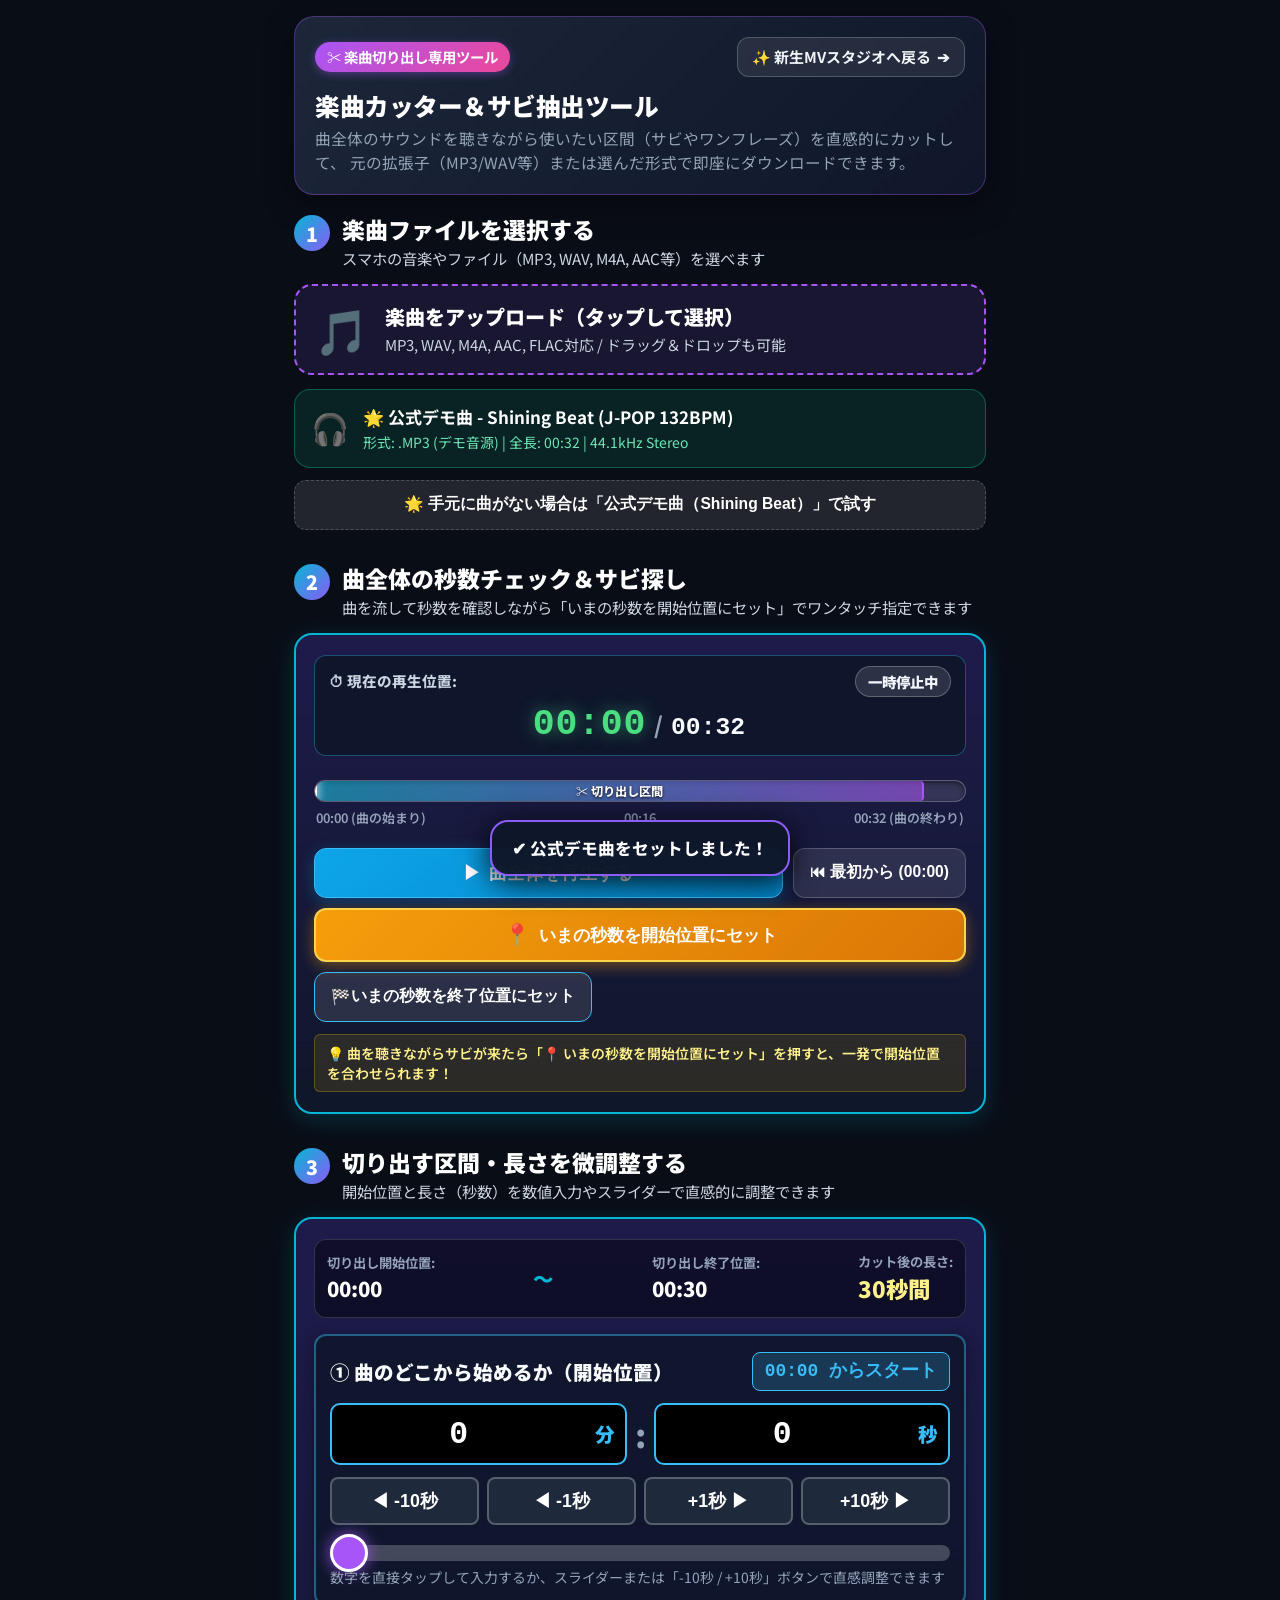
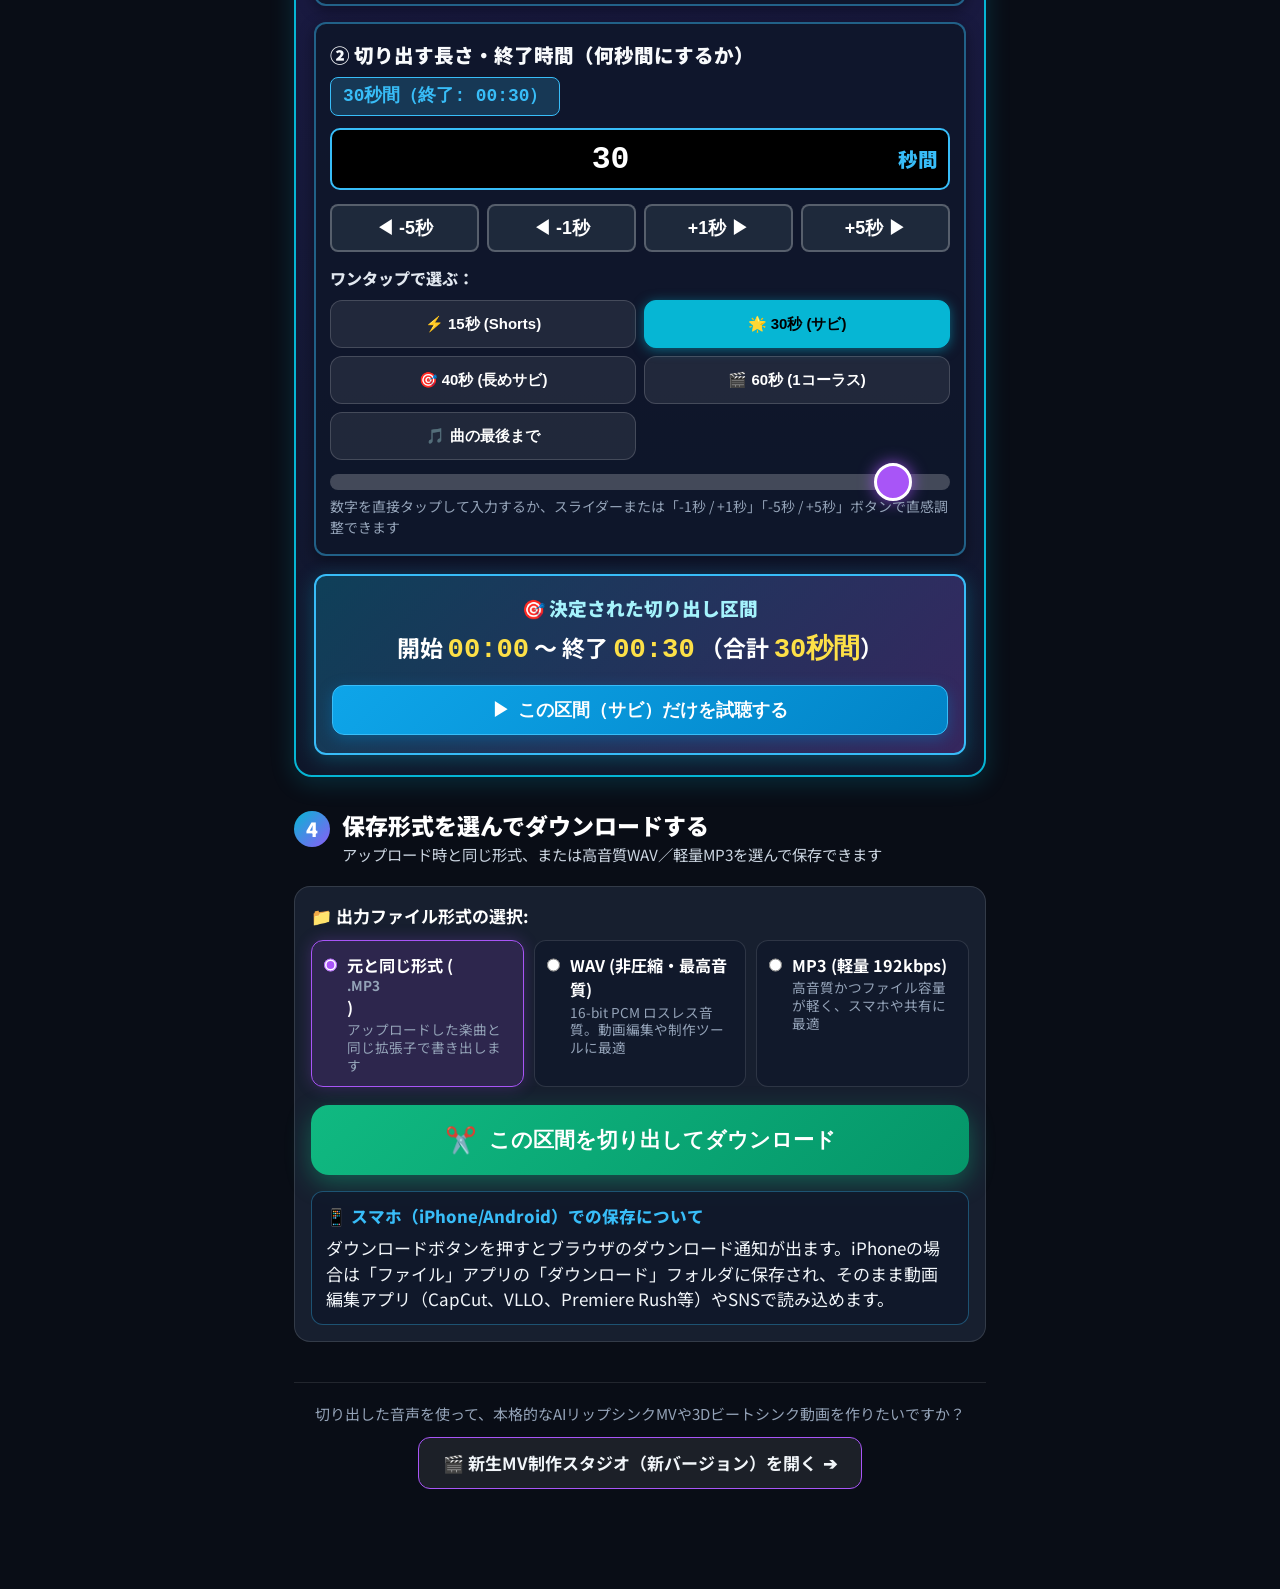
<file: audio-cutter.html>
<!DOCTYPE html>
<html lang="ja">
<head>
  <meta charset="UTF-8">
  <meta name="viewport" content="width=device-width, initial-scale=1.0, maximum-scale=5.0, user-scalable=yes, viewport-fit=cover">
  <meta name="apple-mobile-web-app-capable" content="yes">
  <meta name="apple-mobile-web-app-status-bar-style" content="black-translucent">
  <meta name="apple-mobile-web-app-title" content="音声カッター">
  <meta name="theme-color" content="#090d16">
  <title>楽曲カッター＆トリマー - 曲の長さを決めてカット音声をダウンロード</title>
  <link rel="stylesheet" href="style.css?v=20261019_131">
  <link rel="preconnect" href="https://fonts.googleapis.com">
  <link rel="preconnect" href="https://fonts.gstatic.com" crossorigin>
  <link href="https://fonts.googleapis.com/css2?family=Noto+Sans+JP:wght@500;700;900&display=swap" rel="stylesheet">
  <style>
    /* Specific styling for standalone audio cutter tool */
    .cutter-container {
      max-width: 720px;
      margin: 0 auto;
      padding: 16px 14px 100px 14px;
    }
    .tool-header-card {
      background: linear-gradient(135deg, rgba(30, 41, 59, 0.95), rgba(15, 23, 42, 0.98));
      border: 1px solid rgba(168, 85, 247, 0.35);
      border-radius: 20px;
      padding: 20px;
      margin-bottom: 20px;
      box-shadow: 0 10px 30px rgba(0, 0, 0, 0.4);
    }
    .tool-header-top {
      display: flex;
      justify-content: space-between;
      align-items: center;
      margin-bottom: 12px;
      flex-wrap: wrap;
      gap: 10px;
    }
    .tool-badge {
      display: inline-flex;
      align-items: center;
      gap: 6px;
      background: linear-gradient(135deg, #a855f7, #ec4899);
      color: #fff;
      font-size: 0.85rem;
      font-weight: 700;
      padding: 4px 12px;
      border-radius: 9999px;
      box-shadow: 0 2px 8px rgba(168, 85, 247, 0.4);
    }
    .switch-studio-link {
      display: inline-flex;
      align-items: center;
      gap: 6px;
      background: rgba(255, 255, 255, 0.08);
      border: 1px solid rgba(255, 255, 255, 0.2);
      color: #f1f5f9;
      font-size: 0.88rem;
      font-weight: 700;
      padding: 8px 14px;
      border-radius: 12px;
      text-decoration: none;
      transition: all 0.2s ease;
    }
    .switch-studio-link:hover, .switch-studio-link:active {
      background: rgba(236, 72, 153, 0.25);
      border-color: #ec4899;
      transform: translateY(-1px);
    }
    .tool-title {
      font-size: 1.45rem;
      font-weight: 900;
      color: #fff;
      margin: 0 0 6px 0;
      line-height: 1.3;
      letter-spacing: -0.02em;
    }
    .tool-sub {
      font-size: 0.92rem;
      color: #94a3b8;
      margin: 0;
      line-height: 1.5;
    }
    /* Format selection card */
    .export-format-card {
      background: rgba(30, 41, 59, 0.7);
      border: 1px solid rgba(255, 255, 255, 0.12);
      border-radius: 16px;
      padding: 16px;
      margin-top: 20px;
    }
    .format-options-grid {
      display: grid;
      grid-template-columns: repeat(auto-fit, minmax(180px, 1fr));
      gap: 10px;
      margin-top: 12px;
    }
    .format-option-label {
      display: flex;
      align-items: flex-start;
      gap: 10px;
      background: rgba(15, 23, 42, 0.65);
      border: 1.5px solid rgba(255, 255, 255, 0.12);
      padding: 12px;
      border-radius: 12px;
      cursor: pointer;
      transition: all 0.2s ease;
    }
    .format-option-label:has(input:checked) {
      border-color: #a855f7;
      background: rgba(168, 85, 247, 0.15);
      box-shadow: 0 0 15px rgba(168, 85, 247, 0.25);
    }
    .format-option-label input[type="radio"] {
      margin-top: 3px;
      accent-color: #a855f7;
      width: 18px;
      height: 18px;
    }
    .format-option-text strong {
      display: block;
      color: #fff;
      font-size: 0.95rem;
      margin-bottom: 2px;
    }
    .format-option-text span {
      display: block;
      color: #94a3b8;
      font-size: 0.8rem;
      line-height: 1.3;
    }
    .download-giant-btn {
      width: 100%;
      background: linear-gradient(135deg, #10b981, #059669);
      color: #fff;
      border: none;
      border-radius: 18px;
      padding: 20px 16px;
      font-size: 1.25rem;
      font-weight: 900;
      display: flex;
      align-items: center;
      justify-content: center;
      gap: 12px;
      cursor: pointer;
      box-shadow: 0 8px 25px rgba(16, 185, 129, 0.4);
      transition: all 0.2s cubic-bezier(0.4, 0, 0.2, 1);
      margin-top: 18px;
    }
    .download-giant-btn:active {
      transform: scale(0.98);
      box-shadow: 0 4px 15px rgba(16, 185, 129, 0.3);
    }
    .download-giant-btn:disabled {
      opacity: 0.6;
      cursor: not-allowed;
      filter: grayscale(0.5);
    }
    .progress-box {
      margin-top: 14px;
      background: rgba(15, 23, 42, 0.8);
      border: 1px solid rgba(16, 185, 129, 0.3);
      border-radius: 12px;
      padding: 12px 14px;
    }
    .progress-bar-track {
      background: rgba(255, 255, 255, 0.1);
      height: 10px;
      border-radius: 9999px;
      overflow: hidden;
      margin-top: 8px;
    }
    .progress-bar-fill {
      background: linear-gradient(90deg, #10b981, #34d399);
      height: 100%;
      width: 0%;
      transition: width 0.15s ease;
    }
    .loaded-file-card {
      background: rgba(16, 185, 129, 0.12);
      border: 1.5px solid rgba(16, 185, 129, 0.4);
      border-radius: 16px;
      padding: 14px 16px;
      margin-top: 14px;
      display: flex;
      align-items: center;
      gap: 14px;
    }
    .loaded-file-icon {
      font-size: 1.8rem;
    }
    .loaded-file-info {
      flex: 1;
      min-width: 0;
    }
    .loaded-file-name {
      color: #fff;
      font-weight: 700;
      font-size: 1rem;
      white-space: nowrap;
      overflow: hidden;
      text-overflow: ellipsis;
      margin-bottom: 3px;
    }
    .loaded-file-meta {
      color: #6ee7b7;
      font-size: 0.82rem;
    }
    .dragover {
      border-color: #a855f7 !important;
      background: rgba(168, 85, 247, 0.15) !important;
    }
  </style>
</head>
<body style="background-color: #090d16; color: #f1f5f9; font-family: 'Noto Sans JP', sans-serif;">

  <div class="cutter-container">

    <!-- Header Navigation & Title -->
    <header class="tool-header-card">
      <div class="tool-header-top">
        <span class="tool-badge">✂️ 楽曲切り出し専用ツール</span>
        <a href="index.html" class="switch-studio-link">
          <span>✨ 新生MVスタジオへ戻る</span>
          <span>➔</span>
        </a>
      </div>
      <h1 class="tool-title">楽曲カッター＆サビ抽出ツール</h1>
      <p class="tool-sub">
        曲全体のサウンドを聴きながら使いたい区間（サビやワンフレーズ）を直感的にカットして、
        元の拡張子（MP3/WAV等）または選んだ形式で即座にダウンロードできます。
      </p>
    </header>

    <!-- STEP 1: 楽曲をアップロード -->
    <section class="large-section">
      <div class="section-title-wrap">
        <span class="step-badge highlight-badge">1</span>
        <div>
          <h2 class="section-title">楽曲ファイルを選択する</h2>
          <p class="section-sub">スマホの音楽やファイル（MP3, WAV, M4A, AAC等）を選べます</p>
        </div>
      </div>

      <!-- Upload card -->
      <label for="audioFileInput" class="giant-action-card audio-upload-card" id="audioUploadCard" role="button" tabindex="0">
        <span class="action-card-icon">🎵</span>
        <div class="action-card-text">
          <strong id="audioUploadTitle">楽曲をアップロード（タップして選択）</strong>
          <span id="audioUploadHint">MP3, WAV, M4A, AAC, FLAC対応 / ドラッグ＆ドロップも可能</span>
        </div>
      </label>
      <input type="file" id="audioFileInput" accept="audio/*,.mp3,.wav,.m4a,.aac,.flac,.ogg" class="sr-only-input">

      <!-- Loaded Banner -->
      <div id="fileLoadedBanner" class="loaded-file-card hidden">
        <span class="loaded-file-icon">🎧</span>
        <div class="loaded-file-info">
          <div id="loadedFileName" class="loaded-file-name">読み込み完了</div>
          <div id="loadedFileMeta" class="loaded-file-meta">形式: MP3 | 00:00</div>
        </div>
      </div>

      <!-- Quick Demo Song Button -->
      <div style="margin-top: 12px; text-align: center;">
        <button id="loadDemoBtn" type="button" class="btn-sub-action" style="width: 100%; border-style: dashed;">
          <span>🌟 手元に曲がない場合は「公式デモ曲（Shining Beat）」で試す</span>
        </button>
      </div>
    </section>

    <!-- STEP 2: 曲全体の秒数チェック＆サビ探し -->
    <section class="large-section" style="margin-top: 24px;">
      <div class="section-title-wrap">
        <span class="step-badge highlight-badge">2</span>
        <div>
          <h2 class="section-title">曲全体の秒数チェック＆サビ探し</h2>
          <p class="section-sub">曲を流して秒数を確認しながら「いまの秒数を開始位置にセット」でワンタッチ指定できます</p>
        </div>
      </div>

      <div class="trimmer-card">
        <!-- リアルタイム秒数ディスプレイ（1段目: ラベル＋再生状態バッジ / 2段目: 秒数と曲全体の時間・重なりゼロ＆縦揺れゼロ固定） -->
        <div class="current-time-large-display">
          <div class="time-display-top-row">
            <span class="time-label">⏱ 現在の再生位置:</span>
            <div id="fullPlayerStatusBadge" class="player-status-badge">一時停止中</div>
          </div>
          <div class="time-readout-wrap">
            <span id="fullPlayerCurrentTime" class="time-counter-big">00:00</span>
            <span class="time-slash">/</span>
            <span id="fullPlayerTotalTime" class="time-counter-total">00:30</span>
          </div>
        </div>

        <!-- タイムライン・波形トラック -->
        <div class="timeline-visual-container">
          <div class="timeline-track" id="timelineTrack">
            <!-- 選択中の動画区間ハイライト帯 -->
            <div class="timeline-selection-range" id="timelineSelectionRange">
              <span class="selection-range-label">✂️ 切り出し区間</span>
            </div>
            <!-- 現在の再生位置インジケーター（再生針） -->
            <div class="timeline-playhead" id="timelinePlayhead"></div>
          </div>
          <input type="range" id="fullSongSeekSlider" class="timeline-seek-slider" min="0" max="30" value="0" step="0.5" aria-label="曲全体の再生位置をシーク">
          <div class="timeline-labels">
            <span>00:00 (曲の始まり)</span>
            <span id="timelineMidLabel">00:15</span>
            <span id="timelineEndLabel">00:30 (曲の終わり)</span>
          </div>
        </div>

        <!-- 再生操作＆ワンタップ頭出しボタン群 -->
        <div class="full-player-controls-row">
          <button id="fullPlayToggleBtn" class="giant-btn giant-play-inline-btn" type="button">
            <span id="fullPlayIcon">▶</span>
            <span id="fullPlayLabel">曲全体を再生する</span>
          </button>

          <button id="fullPlayRewindBtn" class="btn-sub-action" type="button" title="曲の最初に戻る">
            <span>⏮ 最初から (00:00)</span>
          </button>

          <button id="setStartFromCurrentBtn" class="btn-start-sync-action" type="button">
            <span class="btn-icon">📍</span>
            <span>いまの秒数を開始位置にセット</span>
          </button>

          <button id="setEndFromCurrentBtn" class="btn-sub-action" type="button" style="border-color: #38bdf8;">
            <span class="btn-icon">🏁</span>
            <span>いまの秒数を終了位置にセット</span>
          </button>
        </div>
        <div class="preview-helper-text">💡 曲を聴きながらサビが来たら「📍 いまの秒数を開始位置にセット」を押すと、一発で開始位置を合わせられます！</div>
      </div>
    </section>

    <!-- STEP 3: 区間・長さの調整 -->
    <section class="large-section" style="margin-top: 24px;">
      <div class="section-title-wrap">
        <span class="step-badge highlight-badge">3</span>
        <div>
          <h2 class="section-title">切り出す区間・長さを微調整する</h2>
          <p class="section-sub">開始位置と長さ（秒数）を数値入力やスライダーで直感的に調整できます</p>
        </div>
      </div>

      <div class="trimmer-card">
        <!-- 区間ステータスボックス -->
        <div class="trimmer-status-box">
          <div class="trim-stat">
            <span class="stat-label">切り出し開始位置:</span>
            <strong id="trimStartReadout" class="stat-val">00:00</strong>
          </div>
          <div class="trim-arrow">〜</div>
          <div class="trim-stat">
            <span class="stat-label">切り出し終了位置:</span>
            <strong id="trimEndReadout" class="stat-val">00:30</strong>
          </div>
          <div class="trim-stat total">
            <span class="stat-label">カット後の長さ:</span>
            <strong id="trimDurationReadout" class="stat-val highlight">30秒間</strong>
          </div>
        </div>

        <!-- ① 開始位置 直接入力 ＆ 微調整 -->
        <div class="trim-direct-input-card">
          <div class="input-card-header">
            <span class="input-card-title">① 曲のどこから始めるか（開始位置）</span>
            <span class="input-card-badge" id="startPosBadge">00:00 からスタート</span>
          </div>

          <div class="min-sec-input-row">
            <div class="time-input-group">
              <input type="number" id="trimStartMinInput" class="time-num-input" min="0" max="59" value="0" inputmode="numeric" aria-label="開始位置（分）">
              <span class="time-unit">分</span>
            </div>
            <span class="time-colon">:</span>
            <div class="time-input-group">
              <input type="number" id="trimStartSecInput" class="time-num-input" min="0" max="59" value="0" inputmode="numeric" aria-label="開始位置（秒）">
              <span class="time-unit">秒</span>
            </div>
          </div>

          <!-- 微調整ボタン -->
          <div class="stepper-buttons-row">
            <button type="button" class="stepper-btn" id="startMinus10Btn">◀ -10秒</button>
            <button type="button" class="stepper-btn" id="startMinus1Btn">◀ -1秒</button>
            <button type="button" class="stepper-btn" id="startPlus1Btn">+1秒 ▶</button>
            <button type="button" class="stepper-btn" id="startPlus10Btn">+10秒 ▶</button>
          </div>

          <input type="range" id="trimStartSlider" class="super-fat-slider" min="0" max="300" value="0" step="1" aria-label="開始秒数スライダー">
          <div class="slider-subtext">数字を直接タップして入力するか、スライダーまたは「-10秒 / +10秒」ボタンで直感調整できます</div>
        </div>

        <!-- ② 長さ・終了時間 直接入力 ＆ 微調整 -->
        <div class="trim-direct-input-card" style="margin-top: 16px;">
          <div class="input-card-header">
            <span class="input-card-title">② 切り出す長さ・終了時間（何秒間にするか）</span>
            <span class="input-card-badge" id="durationBadge">30秒間</span>
          </div>

          <div class="duration-input-row">
            <div class="time-input-group">
              <input type="number" id="trimDurationInput" class="time-num-input" min="1" max="600" value="30" inputmode="numeric" aria-label="切り出す長さ（秒間）">
              <span class="time-unit">秒間</span>
            </div>
          </div>

          <!-- 終了時間・長さの微調整ボタン -->
          <div class="stepper-buttons-row">
            <button type="button" class="stepper-btn" id="durMinus5Btn">◀ -5秒</button>
            <button type="button" class="stepper-btn" id="durMinus1Btn">◀ -1秒</button>
            <button type="button" class="stepper-btn" id="durPlus1Btn">+1秒 ▶</button>
            <button type="button" class="stepper-btn" id="durPlus5Btn">+5秒 ▶</button>
          </div>

          <!-- ワンタッププリセットボタン -->
          <div class="trim-presets-title">ワンタップで選ぶ：</div>
          <div class="trim-presets-row">
            <button class="trim-preset-chip" data-dur="15">⚡ 15秒 (Shorts)</button>
            <button class="trim-preset-chip active" data-dur="30">🌟 30秒 (サビ)</button>
            <button class="trim-preset-chip" data-dur="40">🎯 40秒 (長めサビ)</button>
            <button class="trim-preset-chip" data-dur="60">🎬 60秒 (1コーラス)</button>
            <button class="trim-preset-chip" data-dur="full">🎵 曲の最後まで</button>
          </div>

          <input type="range" id="trimDurationSlider" class="super-fat-slider" min="1" max="600" value="30" step="1" aria-label="切り出す長さスライダー" style="margin-top: 14px;">
          <div class="slider-subtext">数字を直接タップして入力するか、スライダーまたは「-1秒 / +1秒」「-5秒 / +5秒」ボタンで直感調整できます</div>
        </div>

        <!-- 決定された区間の確認 ＆ 試聴ボタン -->
        <div class="trim-confirm-card" style="margin-top: 18px;">
          <div class="confirm-title">🎯 決定された切り出し区間</div>
          <div class="confirm-detail" id="trimConfirmDetail">
            開始 <strong id="confirmStartTxt">00:00</strong> 〜 終了 <strong id="confirmEndTxt">00:30</strong> （合計 <strong id="confirmDurTxt">30秒間</strong>）
          </div>
          <button id="previewTrimBtn" class="giant-btn giant-play-inline-btn" type="button" style="margin-top: 14px; width: 100%;">
            <span id="previewTrimIcon">▶</span>
            <span id="previewTrimLabel">この区間（サビ）だけを試聴する</span>
          </button>
        </div>
      </div>
    </section>

    <!-- STEP 4: 保存形式を選んでダウンロード -->
    <section class="large-section" style="margin-top: 24px;">
      <div class="section-title-wrap">
        <span class="step-badge highlight-badge">4</span>
        <div>
          <h2 class="section-title">保存形式を選んでダウンロードする</h2>
          <p class="section-sub">アップロード時と同じ形式、または高音質WAV／軽量MP3を選んで保存できます</p>
        </div>
      </div>

      <div class="export-format-card">
        <span style="font-weight: 700; color: #fff; font-size: 1rem;">📁 出力ファイル形式の選択:</span>

        <div class="format-options-grid">
          <label class="format-option-label">
            <input type="radio" name="exportFormat" value="original" checked>
            <div class="format-option-text">
              <strong>元と同じ形式 (<span id="formatOriginalExtBadge">.MP3</span>)</strong>
              <span>アップロードした楽曲と同じ拡張子で書き出します</span>
            </div>
          </label>

          <label class="format-option-label">
            <input type="radio" name="exportFormat" value="wav">
            <div class="format-option-text">
              <strong>WAV (非圧縮・最高音質)</strong>
              <span>16-bit PCM ロスレス音質。動画編集や制作ツールに最適</span>
            </div>
          </label>

          <label class="format-option-label">
            <input type="radio" name="exportFormat" value="mp3">
            <div class="format-option-text">
              <strong>MP3 (軽量 192kbps)</strong>
              <span>高音質かつファイル容量が軽く、スマホや共有に最適</span>
            </div>
          </label>
        </div>

        <!-- 巨大ダウンロードボタン -->
        <button id="downloadTrimmedBtn" class="download-giant-btn" type="button">
          <span style="font-size: 1.5rem;">✂️</span>
          <span>この区間を切り出してダウンロード</span>
        </button>

        <!-- 進捗ボックス -->
        <div id="downloadProgressBox" class="progress-box hidden">
          <div id="downloadProgressText" style="color: #6ee7b7; font-weight: 700; font-size: 0.9rem;">切り出しデータを生成中...</div>
          <div class="progress-bar-track">
            <div id="downloadProgressBar" class="progress-bar-fill"></div>
          </div>
        </div>

        <!-- スマホ保存ヒント -->
        <div class="export-storage-hint" style="margin-top: 16px;">
          <div class="hint-title">📱 スマホ（iPhone/Android）での保存について</div>
          <div class="hint-desc">
            ダウンロードボタンを押すとブラウザのダウンロード通知が出ます。iPhoneの場合は「ファイル」アプリの「ダウンロード」フォルダに保存され、そのまま動画編集アプリ（CapCut、VLLO、Premiere Rush等）やSNSで読み込めます。
          </div>
        </div>
      </div>
    </section>

    <!-- フッター・MVスタジオへのリンク -->
    <footer style="margin-top: 40px; text-align: center; padding-top: 20px; border-top: 1px solid rgba(255, 255, 255, 0.1);">
      <p style="color: #94a3b8; font-size: 0.88rem; margin-bottom: 12px;">
        切り出した音声を使って、本格的なAIリップシンクMVや3Dビートシンク動画を作りたいですか？
      </p>
      <a href="index.html" class="switch-studio-link" style="display: inline-flex; padding: 12px 24px; font-size: 1rem; border-color: #a855f7;">
        <span>🎬 新生MV制作スタジオ（新バージョン）を開く</span>
        <span>➔</span>
      </a>
    </footer>

  </div>

  <!-- Audio Complete & Save Modal (iPhone & Mobile Accessible) -->
  <div id="audioCompleteModal" class="modal-overlay hidden" role="dialog" aria-modal="true" aria-labelledby="audioCompleteModalTitle">
    <div class="modal-card">
      <div class="modal-header" style="background: linear-gradient(135deg, rgba(16, 185, 129, 0.35), rgba(139, 92, 246, 0.3)); border-bottom: 1.5px solid rgba(110, 231, 183, 0.3);">
        <div class="modal-title-group">
          <span class="modal-sparkle-icon">✂️</span>
          <h3 id="audioCompleteModalTitle" class="modal-title">カット音声を切り出しました！</h3>
        </div>
        <button id="closeAudioModalBtn" class="modal-close-icon" aria-label="閉じる">✕</button>
      </div>

      <div class="modal-body">
        <!-- Audio Cut Info Card -->
        <div style="background: rgba(15, 23, 42, 0.85); border: 1.5px solid rgba(110, 231, 183, 0.35); border-radius: 14px; padding: 14px 16px;">
          <div style="display: flex; align-items: center; justify-content: space-between; margin-bottom: 6px; gap: 8px;">
            <span id="modalAudioFileName" style="font-weight: 800; color: #fff; font-size: 0.95rem; word-break: break-all;">audio_cut.mp3</span>
            <span id="modalAudioFormatBadge" style="background: rgba(16, 185, 129, 0.25); color: #6ee7b7; border: 1px solid #10b981; border-radius: 6px; padding: 2px 8px; font-size: 0.78rem; font-weight: 700; flex-shrink: 0;">MP3</span>
          </div>
          <div id="modalAudioMeta" style="font-size: 0.84rem; color: #94a3b8;">
            区間: 00:00 〜 00:30 (30秒間)
          </div>
        </div>

        <!-- Audio Preview Player -->
        <div style="background: #0f172a; border-radius: 12px; padding: 12px; border: 1px solid rgba(255, 255, 255, 0.1);">
          <div style="font-size: 0.82rem; color: #cbd5e1; margin-bottom: 8px; font-weight: 700; display: flex; align-items: center; gap: 6px;">
            <span>🎧</span>
            <span>切り出した音声を今すぐ試聴:</span>
          </div>
          <audio id="modalAudioPreview" controls playsinline preload="auto" style="width: 100%; height: 44px; border-radius: 8px; outline: none;"></audio>
        </div>

        <!-- Lyrics Card Preview (Pattern A) -->
        <div id="modalLyricsCard" style="background: rgba(139, 92, 246, 0.12); border: 1.5px solid rgba(167, 139, 250, 0.35); border-radius: 14px; padding: 12px 14px; margin-top: 10px;">
          <div style="display: flex; align-items: center; justify-content: space-between; margin-bottom: 8px;">
            <div style="display: flex; align-items: center; gap: 6px;">
              <span style="font-size: 1.1rem;">📝</span>
              <strong style="color: #c4b5fd; font-size: 0.88rem;">切り出し区間の歌詞（テキスト）</strong>
            </div>
            <button id="copyLyricsBtn" type="button" style="background: rgba(139, 92, 246, 0.35); border: 1px solid #a78bfa; color: #fff; padding: 4px 10px; border-radius: 6px; font-size: 0.78rem; font-weight: 700; cursor: pointer;">📋 歌詞をコピー</button>
          </div>
          <div id="modalLyricsPreview" style="background: #0f172a; border-radius: 8px; padding: 10px; font-size: 0.82rem; color: #e2e8f0; line-height: 1.6; max-height: 110px; overflow-y: auto; white-space: pre-wrap; font-family: monospace;"></div>
        </div>

        <div class="modal-actions-list">
          <!-- Save to iPhone / Share Sheet Button -->
          <button id="audioShareBtn" class="giant-save-photos-btn" type="button" style="background: linear-gradient(135deg, #10b981, #06b6d4); border-color: #34d399; box-shadow: 0 6px 20px rgba(16, 185, 129, 0.35);">
            <span class="btn-icon" style="font-size: 1.6rem;">📱</span>
            <div class="btn-text-col">
              <strong style="font-size: 1.05rem;">音声＆歌詞をスマホに保存 / 共有</strong>
              <span style="font-size: 0.82rem;">「"ファイル"に保存」でMP3と歌詞テキスト（.txt）を同時に保存</span>
            </div>
          </button>

          <!-- Direct Download Grid -->
          <div style="display: grid; grid-template-columns: 1fr 1fr; gap: 10px; width: 100%;">
            <!-- Direct Audio Download Button -->
            <button id="audioDirectDownloadBtn" class="giant-download-file-btn" type="button" style="padding: 12px 10px; justify-content: center;">
              <span class="btn-icon" style="font-size: 1.3rem;">⬇️</span>
              <div class="btn-text-col" style="text-align: left;">
                <strong style="font-size: 0.88rem;">MP3を保存</strong>
                <span style="font-size: 0.74rem;">音声ファイル</span>
              </div>
            </button>

            <!-- Direct Lyrics Download Button -->
            <button id="lyricsDirectDownloadBtn" class="giant-download-file-btn" type="button" style="padding: 12px 10px; justify-content: center; border-color: rgba(167, 139, 250, 0.4); background: rgba(30, 27, 75, 0.6);">
              <span class="btn-icon" style="font-size: 1.3rem;">📝</span>
              <div class="btn-text-col" style="text-align: left;">
                <strong style="font-size: 0.88rem; color: #c4b5fd;">歌詞を保存</strong>
                <span style="font-size: 0.74rem;">.txt テキスト</span>
              </div>
            </button>
          </div>

          <!-- Direct link fallback -->
          <a id="modalAudioDownloadLink" class="modal-link-fallback" href="#" target="_blank" rel="noopener">↗️ 音声を新しいタブで開く・長押し保存</a>
        </div>

        <!-- Step-by-step guidance for iPhone -->
        <div class="save-guidance-card">
          <div class="guidance-head">
            <span>📱</span>
            <strong>iPhoneをお使いの方へ</strong>
          </div>
          <div class="guidance-step">
            <span class="step-num" style="background: #10b981;">1</span>
            <div>
              <strong>iPhone本体に保存したい時：</strong>
              <p>上の【音声＆歌詞をスマホに保存 / 共有】をタップし、メニュー一覧から<strong>「"ファイル"に保存」</strong>を選択してください（MP3と歌詞テキストが同時に保存されます）。</p>
            </div>
          </div>
          <div class="guidance-step">
            <span class="step-num" style="background: #10b981;">2</span>
            <div>
              <strong>外部アプリ（CapCut・SNS・GarageBand等）で使う時：</strong>
              <p>同じメニューから直接動画編集アプリやメッセージに送ることも可能です。また上の「📋 歌詞をコピー」でテロップ用テキストをすぐ貼り付けられます。</p>
            </div>
          </div>
        </div>
      </div>

      <div class="modal-footer">
        <button id="closeAudioModalBottomBtn" class="modal-btn-sub" type="button">
          <span>切り出し操作画面に戻る</span>
        </button>
      </div>
    </div>
  </div>

  <!-- Toast notification -->
  <div id="toast" class="toast"></div>

  <!-- LameJS for client-side MP3 encoding -->
  <script src="lame.min.js"></script>
  <!-- Presets data for demo songs and lyrics -->
  <script src="presets.js?v=20261013_13"></script>
  <!-- Standalone Audio Cutter Logic -->
  <script src="audio-cutter.js?v=20261013_14"></script>
</body>
</html>
</file>
<file: style.css>
/* GrooveSync MV Studio - Fullscreen Accessible & Large Text Stylesheet */

:root {
  --bg-primary: #0a0e17;
  --bg-surface: #111827;
  --bg-card: #1e293b;
  --bg-card-active: #2e1065;

  --accent-primary: #8b5cf6;
  --accent-pink: #ec4899;
  --accent-cyan: #06b6d4;
  --accent-amber: #f59e0b;
  --accent-green: #10b981;
  --accent-red: #ef4444;

  --text-main: #ffffff;
  --text-sub: #cbd5e1;
  --text-muted: #94a3b8;

  --border-subtle: rgba(255, 255, 255, 0.16);
  --border-active: #a855f7;

  --radius-sm: 12px;
  --radius-md: 18px;
  --radius-lg: 24px;
  --radius-full: 9999px;
}

* {
  box-sizing: border-box;
  margin: 0;
  padding: 0;
  -webkit-tap-highlight-color: transparent;
}

html, body {
  background-color: var(--bg-primary);
  color: var(--text-main);
  font-family: 'Noto Sans JP', -apple-system, BlinkMacSystemFont, sans-serif;
  font-size: 17px;
  line-height: 1.5;
  -webkit-text-size-adjust: 100%;
  width: 100%;
  max-width: 100vw;
  overflow-x: hidden;
  position: relative;
}

.app-root {
  min-height: 100vh;
  min-height: 100dvh;
  width: 100%;
  max-width: 580px;
  margin: 0 auto;
  position: relative;
  background-color: var(--bg-primary);
  overflow-x: hidden;
}

.hidden,
[hidden] {
  display: none !important;
}

/* ==========================================================================
   Top Screen Mode Switcher (操作画面 ⇔ MV映像)
   ========================================================================== */
.top-mode-header {
  position: sticky;
  top: 0;
  z-index: 100;
  background: rgba(10, 14, 23, 0.98);
  backdrop-filter: blur(20px);
  -webkit-backdrop-filter: blur(20px);
  border-bottom: 2px solid var(--border-subtle);
  padding-top: max(10px, calc(6px + env(safe-area-inset-top, 0px)));
  padding-bottom: 10px;
  padding-left: max(12px, env(safe-area-inset-left, 12px));
  padding-right: max(12px, env(safe-area-inset-right, 12px));
  width: 100%;
  box-sizing: border-box;
}

.mode-switch-container {
  display: flex;
  gap: 10px;
  background: #111827;
  padding: 6px;
  border-radius: var(--radius-md);
  border: 1.5px solid var(--border-subtle);
}

.main-mode-btn {
  flex: 1;
  min-height: 60px;
  display: flex;
  align-items: center;
  justify-content: center;
  gap: 10px;
  background: transparent;
  border: none;
  border-radius: var(--radius-sm);
  color: var(--text-muted);
  cursor: pointer;
  transition: all 0.2s ease;
  padding: 6px 10px;
  user-select: none;
}

.main-mode-btn:active {
  transform: scale(0.96);
}

.main-mode-btn.pulse-anim {
  animation: tabPulse 0.35s ease;
}

@keyframes tabPulse {
  0% { transform: scale(1); }
  50% { transform: scale(0.96); background: rgba(168, 85, 247, 0.3); }
  100% { transform: scale(1); }
}

.main-mode-btn.active {
  background: linear-gradient(135deg, #7c3aed, #a855f7);
  color: #ffffff;
  box-shadow: 0 4px 16px rgba(168, 85, 247, 0.45);
}

.mode-btn-icon {
  font-size: 1.8rem;
  line-height: 1;
}

.mode-btn-text {
  display: flex;
  flex-direction: column;
  text-align: left;
}

.mode-btn-text strong {
  font-size: 1.15rem;
  font-weight: 900;
  line-height: 1.2;
}

.mode-btn-text span {
  font-size: 0.78rem;
  font-weight: 700;
  opacity: 0.95;
}

/* Accessibility Bar: 大画面・特大文字切り替え ＆ 最新版リロードボタン */
.header-accessibility-bar {
  margin-top: 4px;
  display: grid;
  grid-template-columns: 1fr 1fr;
  gap: 8px;
  width: 100%;
}

.app-reload-btn {
  width: 100%;
  min-width: 0;
  min-height: 48px;
  display: flex;
  align-items: center;
  justify-content: center;
  gap: 6px;
  background: linear-gradient(135deg, #10b981, #059669);
  border: 2px solid #6ee7b7;
  border-radius: var(--radius-sm);
  color: #ffffff;
  font-size: 0.95rem;
  font-weight: 800;
  cursor: pointer;
  transition: all 0.2s ease;
  padding: 8px 8px;
  box-shadow: 0 4px 12px rgba(16, 185, 129, 0.35);
  white-space: nowrap;
  overflow: hidden;
  text-overflow: ellipsis;
}

.app-reload-btn:active {
  transform: scale(0.96);
  background: #047857;
}

.reload-icon {
  font-size: 1.15rem;
  flex-shrink: 0;
}

.zoom-toggle-btn {
  grid-column: 1 / -1;
  width: 100%;
  min-width: 0;
  min-height: 48px;
  display: flex;
  align-items: center;
  justify-content: center;
  gap: 8px;
  background: #1e293b;
  border: 2px solid #38bdf8;
  border-radius: var(--radius-sm);
  color: #ffffff;
  font-size: 1.02rem;
  font-weight: 800;
  cursor: pointer;
  transition: all 0.2s ease;
  padding: 8px 12px;
}

.zoom-toggle-btn:active {
  transform: scale(0.97);
}

.zoom-toggle-btn.active {
  background: linear-gradient(135deg, #0284c7, #0369a1);
  border-color: #fef08a;
  box-shadow: 0 0 16px rgba(56, 189, 248, 0.55);
}

.zoom-icon {
  font-size: 1.35rem;
}

.zoom-status-badge {
  background: rgba(255, 255, 255, 0.2);
  font-size: 0.82rem;
  font-weight: 900;
  padding: 3px 10px;
  border-radius: var(--radius-full);
  margin-left: 6px;
  letter-spacing: 0.5px;
}

.zoom-toggle-btn.active .zoom-status-badge {
  background: #fef08a;
  color: #0f172a;
}

/* ==========================================================================
   VIEW 1: 操作画面
   ========================================================================== */
.main-view {
  display: none;
  padding-top: 16px;
  padding-left: max(14px, env(safe-area-inset-left, 14px));
  padding-right: max(14px, env(safe-area-inset-right, 14px));
  padding-bottom: calc(90px + env(safe-area-inset-bottom, 20px));
  width: 100%;
  max-width: 100%;
  box-sizing: border-box;
  overflow-x: hidden;
  -webkit-overflow-scrolling: touch;
}

.main-view.active-view {
  display: block;
}

/* Flow Guide Banner (ステップ矢印解説) */
.flow-guide-card {
  background: linear-gradient(135deg, rgba(30, 27, 75, 0.9), rgba(15, 23, 42, 0.95));
  border: 2px solid rgba(168, 85, 247, 0.4);
  border-radius: var(--radius-md);
  padding: 14px 14px;
  margin-bottom: 18px;
}

.flow-badge {
  display: inline-block;
  font-size: 0.88rem;
  font-weight: 900;
  color: #fef08a;
  margin-bottom: 10px;
}

.flow-steps-row {
  display: flex;
  flex-wrap: wrap;
  align-items: center;
  gap: 6px;
}

.flow-chip {
  background: rgba(255, 255, 255, 0.1);
  padding: 6px 10px;
  border-radius: var(--radius-full);
  font-size: 0.82rem;
  font-weight: 700;
  color: #ffffff;
  border: 1px solid var(--border-subtle);
}

.flow-chip.highlight {
  background: rgba(6, 182, 212, 0.25);
  border-color: var(--accent-cyan);
  color: #67e8f9;
}

.flow-chip.rec {
  background: rgba(239, 68, 68, 0.25);
  border-color: var(--accent-red);
  color: #fca5a5;
}

.flow-arrow {
  color: var(--accent-cyan);
  font-weight: 900;
  font-size: 0.95rem;
}

/* Master Player Card */
.master-player-card {
  background: linear-gradient(180deg, #1e293b, #0f172a);
  border: 2px solid var(--border-subtle);
  border-radius: var(--radius-lg);
  padding: 18px 16px;
  margin-bottom: 24px;
  box-shadow: 0 8px 30px rgba(0, 0, 0, 0.6);
}

.now-playing-info {
  margin-bottom: 16px;
}

.now-playing-label {
  font-size: 0.85rem;
  color: var(--accent-cyan);
  font-weight: 700;
  text-transform: uppercase;
}

.now-playing-title {
  font-size: 1.45rem;
  font-weight: 900;
  color: #ffffff;
  margin: 4px 0 6px;
  line-height: 1.3;
}

.now-playing-meta {
  display: flex;
  flex-wrap: wrap;
  align-items: center;
  justify-content: space-between;
  gap: 8px;
}

.range-badge {
  background: rgba(168, 85, 247, 0.25);
  border: 1.5px solid var(--accent-primary);
  color: #e9d5ff;
  font-size: 0.82rem;
  font-weight: 800;
  padding: 4px 10px;
  border-radius: var(--radius-full);
}

.now-playing-time {
  font-size: 0.95rem;
  color: var(--text-muted);
  font-weight: 600;
}

.master-btn-row {
  display: flex;
  flex-direction: column;
  gap: 12px;
  margin-bottom: 14px;
}

.giant-btn {
  min-height: 64px;
  border-radius: var(--radius-md);
  border: none;
  font-size: 1.25rem;
  font-weight: 900;
  display: flex;
  align-items: center;
  justify-content: center;
  gap: 12px;
  cursor: pointer;
  transition: transform 0.15s, opacity 0.15s;
}

.giant-btn:active {
  transform: scale(0.98);
}

.giant-play-btn {
  background: linear-gradient(135deg, #8b5cf6, #ec4899);
  color: #ffffff;
  box-shadow: 0 6px 20px rgba(139, 92, 246, 0.5);
}

.giant-icon {
  font-size: 1.6rem;
  line-height: 1;
}

.giant-rec-btn {
  background: rgba(239, 68, 68, 0.15);
  border: 2.5px solid var(--accent-red);
  color: #ffffff;
}

.rec-dot {
  width: 16px;
  height: 16px;
  background-color: var(--accent-red);
  border-radius: 50%;
  box-shadow: 0 0 10px var(--accent-red);
}

.giant-rec-btn.recording .rec-dot {
  border-radius: 3px;
  animation: pulse-rec 1s infinite;
}

@keyframes pulse-rec {
  0%, 100% { background-color: #ef4444; }
  50% { background-color: #991b1b; }
}

.view-stage-banner-btn {
  width: 100%;
  min-height: 64px;
  display: flex;
  align-items: center;
  gap: 12px;
  background: rgba(245, 158, 11, 0.14);
  border: 2px solid var(--accent-amber);
  border-radius: var(--radius-sm);
  padding: 12px 16px;
  color: #ffffff;
  cursor: pointer;
  text-align: left;
}

.banner-icon {
  font-size: 2rem;
  line-height: 1;
}

.banner-text {
  flex: 1;
  display: flex;
  flex-direction: column;
}

.banner-text strong {
  font-size: 1.05rem;
  font-weight: 800;
  color: #fef08a;
}

.banner-text span {
  font-size: 0.82rem;
  color: #fef9c3;
  opacity: 0.9;
}

.banner-arrow {
  font-size: 1.6rem;
  font-weight: 900;
  color: var(--accent-amber);
}

/* Sections */
.large-section {
  margin-bottom: 34px;
}

.section-title-wrap {
  display: flex;
  align-items: flex-start;
  gap: 12px;
  margin-bottom: 14px;
}

.step-badge {
  width: 36px;
  height: 36px;
  border-radius: 50%;
  background: var(--accent-primary);
  color: #ffffff;
  font-size: 1.15rem;
  font-weight: 900;
  display: flex;
  align-items: center;
  justify-content: center;
  flex-shrink: 0;
}

.step-badge.highlight-badge {
  background: linear-gradient(135deg, var(--accent-cyan), var(--accent-primary));
}

.section-title {
  font-size: 1.35rem;
  font-weight: 900;
  color: #ffffff;
  line-height: 1.25;
}

.section-sub {
  font-size: 0.9rem;
  color: var(--text-sub);
  margin-top: 3px;
}

.sub-block-title {
  font-size: 1.05rem;
  font-weight: 800;
  color: #e2e8f0;
  margin: 18px 0 10px;
}

/* Giant Accessible Cards List */
.giant-cards-list {
  display: flex;
  flex-direction: column;
  gap: 12px;
}

.accessible-card {
  min-height: 84px;
  display: flex;
  align-items: center;
  gap: 16px;
  background: var(--bg-card);
  border: 2px solid var(--border-subtle);
  border-radius: var(--radius-md);
  padding: 14px 18px;
  text-align: left;
  cursor: pointer;
  color: #ffffff;
  transition: all 0.15s ease;
  width: 100%;
}

.accessible-card:active {
  transform: scale(0.98);
}

.accessible-card.active {
  background: var(--bg-card-active);
  border-color: #c084fc;
  box-shadow: 0 0 20px rgba(192, 132, 252, 0.45);
}

.card-icon-big {
  font-size: 2.5rem;
  line-height: 1;
  flex-shrink: 0;
}

.avatar-badge-preview {
  width: 52px;
  height: 52px;
  border-radius: 50%;
  flex-shrink: 0;
  border: 3px solid rgba(255, 255, 255, 0.4);
}

.preview-anime-rock { background: linear-gradient(135deg, #f43f5e, #8b5cf6); }
.preview-indie-boy { background: linear-gradient(135deg, #10b981, #0284c7); }
.preview-cyber-idol { background: linear-gradient(135deg, #06b6d4, #3b82f6); }
.preview-lofi-girl { background: linear-gradient(135deg, #f59e0b, #ec4899); }

.card-content-big {
  flex: 1;
  display: flex;
  flex-direction: column;
  gap: 3px;
}

.card-head-row {
  display: flex;
  align-items: center;
  justify-content: space-between;
  gap: 8px;
}

.card-head-row h4 {
  font-size: 1.15rem;
  font-weight: 800;
  color: #ffffff;
}

.status-pill {
  font-size: 0.8rem;
  font-weight: 800;
  padding: 4px 10px;
  border-radius: var(--radius-full);
  background: rgba(255, 255, 255, 0.12);
  color: var(--text-muted);
}

.accessible-card.active .status-pill.selected {
  background: #a855f7;
  color: #ffffff;
}

.card-content-big p {
  font-size: 0.92rem;
  color: var(--text-sub);
  line-height: 1.45;
}

/* Giant Action Cards (Audio & Photo upload) */
.giant-action-card {
  min-height: 86px;
  display: flex;
  align-items: center;
  gap: 16px;
  background: rgba(139, 92, 246, 0.12);
  border: 2.5px dashed #a855f7;
  border-radius: var(--radius-md);
  padding: 16px 18px;
  color: #ffffff;
  cursor: pointer;
  margin-bottom: 14px;
  position: relative;
  text-align: left;
  width: 100%;
}

.giant-action-card:active {
  background: rgba(139, 92, 246, 0.25);
}

.giant-action-card.mic-card {
  background: rgba(6, 182, 212, 0.12);
  border: 2.5px solid var(--accent-cyan);
}

.giant-action-card.mic-card.active {
  background: rgba(239, 68, 68, 0.2);
  border-color: var(--accent-red);
}

.action-card-icon {
  font-size: 2.6rem;
  line-height: 1;
  flex-shrink: 0;
}

.action-card-text {
  display: flex;
  flex-direction: column;
  gap: 2px;
}

.action-card-text strong {
  font-size: 1.18rem;
  font-weight: 900;
  color: #ffffff;
}

.action-card-text span {
  font-size: 0.88rem;
  color: var(--text-sub);
}

.hidden-input {
  position: absolute;
  inset: 0;
  opacity: 0;
  cursor: pointer;
  width: 100%;
  height: 100%;
}

.sr-only-input {
  position: absolute;
  width: 1px;
  height: 1px;
  padding: 0;
  margin: -1px;
  overflow: hidden;
  clip: rect(0, 0, 0, 0);
  border: 0;
  opacity: 0;
}

.giant-action-card.applied {
  background: rgba(16, 185, 129, 0.16) !important;
  border: 2.5px solid #10b981 !important;
  box-shadow: 0 0 22px rgba(16, 185, 129, 0.4) !important;
}

.avatar-preview-wrap {
  width: 56px;
  height: 56px;
  flex-shrink: 0;
  display: flex;
  align-items: center;
  justify-content: center;
  border-radius: 50%;
  position: relative;
}

.avatar-preview-img {
  width: 56px;
  height: 56px;
  border-radius: 50%;
  object-fit: cover;
  border: 3px solid #10b981;
  box-shadow: 0 0 12px rgba(16, 185, 129, 0.5);
  display: block;
}

.avatar-preview-img.hidden,
.action-card-icon.hidden {
  display: none !important;
}

/* Custom Avatar Applied Banner */
.custom-avatar-banner {
  background: linear-gradient(135deg, rgba(16, 185, 129, 0.16), rgba(6, 182, 212, 0.12));
  border: 2.5px solid #10b981;
  border-radius: var(--radius-md);
  padding: 16px 18px;
  margin-top: -4px;
  margin-bottom: 20px;
  box-shadow: 0 6px 24px rgba(16, 185, 129, 0.25);
  animation: fadeInBanner 0.3s ease-out;
}

@keyframes fadeInBanner {
  from { opacity: 0; transform: translateY(-6px); }
  to { opacity: 1; transform: translateY(0); }
}

.custom-avatar-banner.hidden {
  display: none !important;
}

.custom-avatar-banner-head {
  display: flex;
  align-items: center;
  gap: 12px;
  margin-bottom: 12px;
}

.custom-avatar-check-badge {
  width: 34px;
  height: 34px;
  border-radius: 50%;
  background: #10b981;
  color: #ffffff;
  display: inline-flex;
  align-items: center;
  justify-content: center;
  font-size: 1.15rem;
  font-weight: 900;
  flex-shrink: 0;
  box-shadow: 0 0 12px rgba(16, 185, 129, 0.6);
}

.custom-avatar-banner-text {
  display: flex;
  flex-direction: column;
  gap: 2px;
}

.custom-avatar-banner-text strong {
  font-size: 1.05rem;
  font-weight: 800;
  color: #ffffff;
}

.custom-avatar-banner-text span {
  font-size: 0.88rem;
  color: #a7f3d0;
}

.custom-avatar-btn-row {
  display: flex;
  align-items: center;
  gap: 10px;
  flex-wrap: wrap;
}

.avatar-action-btn {
  min-height: 46px;
  padding: 10px 16px;
  border-radius: var(--radius-sm);
  font-size: 0.95rem;
  font-weight: 800;
  display: inline-flex;
  align-items: center;
  justify-content: center;
  cursor: pointer;
  border: none;
  font-family: inherit;
  transition: all 0.2s ease;
}

.avatar-action-btn.primary-stage-btn {
  background: linear-gradient(135deg, #10b981, #059669);
  color: #ffffff;
  box-shadow: 0 4px 14px rgba(16, 185, 129, 0.4);
  flex: 1 1 180px;
}

.avatar-action-btn.primary-stage-btn:active {
  transform: scale(0.97);
  box-shadow: 0 2px 8px rgba(16, 185, 129, 0.3);
}

.avatar-action-btn.secondary-btn {
  background: rgba(255, 255, 255, 0.12);
  color: #ffffff;
  border: 1.5px solid rgba(255, 255, 255, 0.25);
  flex: 0 1 auto;
}

.avatar-action-btn.secondary-btn:active {
  background: rgba(255, 255, 255, 0.2);
}

.avatar-action-btn.text-link-btn {
  background: transparent;
  color: var(--text-sub);
  text-decoration: underline;
  padding: 6px 10px;
  min-height: 38px;
  font-size: 0.88rem;
}

/* ==========================================================================
   STEP 3: Trimmer Card (楽曲の長さ・動画にする区間の調整)
   ========================================================================== */
.trimmer-card {
  background: linear-gradient(180deg, #1e1b4b, #0f172a);
  border: 2px solid var(--accent-cyan);
  border-radius: var(--radius-md);
  padding: 20px 18px;
  box-shadow: 0 6px 25px rgba(6, 182, 212, 0.2);
}

/* ★ Full Song Previewer & Seconds Monitor Box */
.song-full-preview-box {
  background: rgba(0, 0, 0, 0.55);
  border: 2px solid rgba(56, 189, 248, 0.4);
  border-radius: var(--radius-sm);
  padding: 16px 16px;
  margin-bottom: 18px;
  box-shadow: inset 0 2px 10px rgba(0, 0, 0, 0.4);
}

.preview-box-header {
  display: flex;
  align-items: center;
  justify-content: space-between;
  flex-wrap: wrap;
  gap: 6px;
  margin-bottom: 12px;
}

.preview-box-tag {
  font-size: 0.95rem;
  font-weight: 800;
  color: #38bdf8;
  display: inline-flex;
  align-items: center;
  gap: 4px;
}

.preview-box-hint {
  font-size: 0.8rem;
  color: var(--text-muted);
}

/* Big Seconds Display (2-row layout: zero overlap & zero vertical jitter) */
.current-time-large-display {
  display: flex;
  flex-direction: column;
  align-items: stretch;
  justify-content: center;
  gap: 6px;
  background: rgba(15, 23, 42, 0.9);
  border: 1.5px solid rgba(56, 189, 248, 0.35);
  border-radius: 12px;
  padding: 10px 14px;
  margin-bottom: 14px;
}

.time-display-top-row {
  display: flex;
  align-items: center;
  justify-content: space-between;
  gap: 8px;
  width: 100%;
  min-height: 28px;
}

.time-readout-wrap {
  display: flex;
  align-items: baseline;
  justify-content: center;
  gap: 8px;
  width: 100%;
  font-variant-numeric: tabular-nums;
  white-space: nowrap;
  padding-top: 2px;
}

.time-label {
  font-size: 0.86rem;
  font-weight: 800;
  color: #cbd5e1;
  white-space: nowrap;
}

.time-counter-big {
  display: inline-block;
  min-width: 5.2ch;
  text-align: right;
  font-size: 2.15rem;
  line-height: 1.1;
  font-weight: 900;
  color: #4ade80;
  text-shadow: 0 0 16px rgba(74, 222, 128, 0.5);
  letter-spacing: 0.02em;
  font-variant-numeric: tabular-nums;
  font-family: ui-monospace, SFMono-Regular, Menlo, Monaco, Consolas, monospace;
}

.time-slash {
  font-size: 1.35rem;
  color: #94a3b8;
  font-weight: 800;
}

.time-counter-total {
  display: inline-block;
  min-width: 5.2ch;
  text-align: left;
  font-size: 1.45rem;
  line-height: 1.1;
  font-weight: 800;
  color: #f8fafc;
  font-variant-numeric: tabular-nums;
  font-family: ui-monospace, SFMono-Regular, Menlo, Monaco, Consolas, monospace;
}

.player-status-badge {
  font-size: 0.85rem;
  font-weight: 900;
  padding: 4px 12px;
  border-radius: 9999px;
  background: rgba(255, 255, 255, 0.12);
  color: #f1f5f9;
  border: 1.5px solid rgba(255, 255, 255, 0.25);
  white-space: nowrap;
  flex-shrink: 0;
  transition: background 0.2s ease, color 0.2s ease, border-color 0.2s ease;
}

.player-status-badge.playing {
  background: rgba(34, 197, 94, 0.28);
  color: #86efac;
  border-color: #22c55e;
  box-shadow: 0 0 10px rgba(34, 197, 94, 0.4);
}

/* Timeline & Seek Bar */
.timeline-visual-container {
  position: relative;
  padding: 10px 0 6px 0;
  user-select: none;
}

.timeline-track {
  height: 22px;
  background: rgba(255, 255, 255, 0.12);
  border-radius: 11px;
  position: relative;
  overflow: hidden;
  border: 1px solid rgba(255, 255, 255, 0.2);
  box-shadow: inset 0 2px 5px rgba(0, 0, 0, 0.5);
}

.timeline-selection-range {
  position: absolute;
  top: 0;
  bottom: 0;
  background: linear-gradient(90deg, rgba(6, 182, 212, 0.55), rgba(168, 85, 247, 0.55));
  border-left: 2px solid #38bdf8;
  border-right: 2px solid #a855f7;
  border-radius: 4px;
  display: flex;
  align-items: center;
  justify-content: center;
  pointer-events: none;
  transition: left 0.1s ease-out, width 0.1s ease-out;
}

.selection-range-label {
  font-size: 0.72rem;
  font-weight: 800;
  color: #ffffff;
  text-shadow: 0 1px 3px rgba(0, 0, 0, 0.9);
  white-space: nowrap;
  padding: 0 4px;
  overflow: hidden;
  text-overflow: ellipsis;
}

.timeline-playhead {
  position: absolute;
  top: -4px;
  bottom: -4px;
  width: 4px;
  background: #ffffff;
  border-radius: 2px;
  box-shadow: 0 0 8px #ffffff, 0 0 16px rgba(56, 189, 248, 0.8);
  pointer-events: none;
  transform: translateX(-50%);
  z-index: 2;
  transition: left 0.05s linear;
}

.timeline-seek-slider {
  position: absolute;
  top: 6px;
  left: 0;
  width: 100%;
  height: 30px;
  opacity: 0;
  cursor: pointer;
  z-index: 3;
  margin: 0;
}

.timeline-labels {
  display: flex;
  justify-content: space-between;
  font-size: 0.76rem;
  color: #94a3b8;
  font-weight: 600;
  margin-top: 6px;
  padding: 0 2px;
}

/* Full Player Button Row */
.full-player-controls-row {
  display: flex;
  flex-wrap: wrap;
  align-items: stretch;
  gap: 10px;
  margin-top: 14px;
}

.giant-play-inline-btn {
  flex: 1 1 180px;
  min-height: 50px;
  background: linear-gradient(135deg, #0ea5e9, #0284c7);
  border: 1.5px solid #38bdf8;
  color: #ffffff;
  font-size: 1.05rem;
  font-weight: 800;
  border-radius: var(--radius-sm);
  cursor: pointer;
  display: inline-flex;
  align-items: center;
  justify-content: center;
  gap: 8px;
  box-shadow: 0 4px 15px rgba(2, 132, 199, 0.4);
  transition: all 0.15s ease;
}

.giant-play-inline-btn:active {
  transform: scale(0.97);
}

.btn-sub-action {
  min-height: 50px;
  padding: 0 16px;
  background: rgba(255, 255, 255, 0.1);
  border: 1.5px solid rgba(255, 255, 255, 0.2);
  color: #ffffff;
  font-size: 0.92rem;
  font-weight: 700;
  border-radius: var(--radius-sm);
  cursor: pointer;
  display: inline-flex;
  align-items: center;
  justify-content: center;
  transition: all 0.15s ease;
}

.btn-sub-action:active {
  transform: scale(0.96);
  background: rgba(255, 255, 255, 0.2);
}

/* ★ The Sync to Start & End Buttons */
.set-endpoints-grid {
  display: flex;
  flex-direction: column;
  gap: 10px;
  width: 100%;
}

.btn-start-sync-action {
  width: 100%;
  min-height: 52px;
  padding: 12px 18px;
  background: linear-gradient(135deg, #f59e0b, #d97706);
  border: 2px solid #fcd34d;
  color: #ffffff;
  font-size: 1.02rem;
  font-weight: 900;
  border-radius: var(--radius-sm);
  cursor: pointer;
  display: inline-flex;
  align-items: center;
  justify-content: center;
  gap: 8px;
  box-shadow: 0 4px 15px rgba(245, 158, 11, 0.4);
  transition: all 0.15s ease;
}

.btn-start-sync-action:active {
  transform: scale(0.96);
}

.btn-start-sync-action .btn-icon {
  font-size: 1.25rem;
}

.btn-end-sync-action {
  width: 100%;
  min-height: 52px;
  padding: 12px 18px;
  background: linear-gradient(135deg, #ec4899, #be185d);
  border: 2px solid #f472b6;
  color: #ffffff;
  font-size: 1.02rem;
  font-weight: 900;
  border-radius: var(--radius-sm);
  cursor: pointer;
  display: inline-flex;
  align-items: center;
  justify-content: center;
  gap: 8px;
  box-shadow: 0 4px 15px rgba(236, 72, 153, 0.4);
  transition: all 0.15s ease;
}

.btn-end-sync-action:active {
  transform: scale(0.96);
}

.btn-end-sync-action .btn-icon {
  font-size: 1.25rem;
}

.preview-helper-text {
  font-size: 0.82rem;
  color: #fef08a;
  background: rgba(234, 179, 8, 0.12);
  border: 1px solid rgba(234, 179, 8, 0.3);
  border-radius: 6px;
  padding: 8px 12px;
  margin-top: 12px;
  line-height: 1.45;
  font-weight: 600;
}

.trimmer-status-box {
  display: flex;
  flex-wrap: wrap;
  align-items: center;
  justify-content: space-between;
  background: rgba(0, 0, 0, 0.45);
  border: 1.5px solid rgba(255, 255, 255, 0.15);
  border-radius: var(--radius-sm);
  padding: 12px 12px;
  gap: 8px;
  margin-bottom: 16px;
}

.trim-stat {
  display: flex;
  flex-direction: column;
  min-width: 0;
}

.stat-label {
  font-size: 0.78rem;
  font-weight: 700;
  color: var(--text-muted);
  white-space: nowrap;
}

.stat-val {
  font-size: 1.2rem;
  font-weight: 900;
  color: #ffffff;
  font-variant-numeric: tabular-nums;
  white-space: nowrap;
}

.stat-val.highlight {
  color: #fef08a;
  font-size: 1.32rem;
}

.trim-arrow {
  font-size: 1.2rem;
  color: var(--accent-cyan);
  font-weight: 900;
  flex-shrink: 0;
}

.trim-presets-title {
  font-size: 0.95rem;
  font-weight: 800;
  color: #e2e8f0;
  margin-bottom: 10px;
}

.trim-presets-row {
  display: grid;
  grid-template-columns: repeat(2, 1fr);
  gap: 8px;
}

.trim-preset-chip {
  min-height: 48px;
  border-radius: var(--radius-sm);
  background: rgba(255, 255, 255, 0.08);
  border: 1.5px solid var(--border-subtle);
  color: #ffffff;
  font-size: 0.88rem;
  font-weight: 700;
  cursor: pointer;
  padding: 6px 10px;
  text-align: center;
  transition: all 0.15s;
}

.trim-preset-chip:active {
  transform: scale(0.96);
}

.trim-preset-chip.active {
  background: var(--accent-cyan);
  border-color: var(--accent-cyan);
  color: #000000;
  font-weight: 900;
  box-shadow: 0 2px 12px rgba(6, 182, 212, 0.5);
}

.slider-block {
  display: flex;
  flex-direction: column;
  gap: 6px;
}

.slider-label-row {
  display: flex;
  justify-content: space-between;
  align-items: center;
}

.slider-name {
  font-size: 1.05rem;
  font-weight: 800;
  color: #ffffff;
}

.slider-val-badge {
  font-size: 1.25rem;
  font-weight: 900;
  color: var(--accent-cyan);
}

.slider-subtext {
  font-size: 0.82rem;
  color: var(--text-muted);
}

.super-fat-slider {
  -webkit-appearance: none;
  appearance: none;
  width: 100%;
  height: 16px;
  background: rgba(255, 255, 255, 0.22);
  border-radius: 8px;
  outline: none;
  margin: 6px 0;
}

.super-fat-slider::-webkit-slider-thumb {
  -webkit-appearance: none;
  width: 38px;
  height: 38px;
  border-radius: 50%;
  background: #a855f7;
  cursor: pointer;
  box-shadow: 0 0 16px rgba(168, 85, 247, 0.8);
  border: 3.5px solid #ffffff;
}

.giant-secondary-btn {
  background: rgba(255, 255, 255, 0.1);
  border: 2px solid var(--border-subtle);
  color: #ffffff;
  font-size: 1.05rem;
  width: 100%;
}

/* ==========================================================================
   STEP 5: Export Banner Card
   ========================================================================== */
.export-banner-card {
  background: linear-gradient(180deg, #1e293b, #0f172a);
  border: 2px solid var(--accent-red);
  border-radius: var(--radius-md);
  padding: 20px 18px;
}

.export-banner-head {
  display: flex;
  align-items: center;
  gap: 14px;
}

.export-big-icon {
  font-size: 2.8rem;
  line-height: 1;
}

.export-banner-head h4 {
  font-size: 1.22rem;
  font-weight: 900;
  color: #ffffff;
  line-height: 1.3;
}

.export-banner-head p {
  font-size: 0.88rem;
  color: var(--text-sub);
  margin-top: 2px;
}

/* ==========================================================================
   VIEW 2: MV映像 (全画面)
   ========================================================================== */
.stage-view-fullscreen {
  position: fixed;
  inset: 0;
  z-index: 200;
  width: 100vw;
  height: 100vh;
  background: #000000;
  display: flex;
  flex-direction: column;
  justify-content: space-between;
  overflow: hidden;
}

.stage-view-fullscreen.hidden {
  display: none;
}

#stageCanvas {
  position: absolute;
  inset: 0;
  width: 100%;
  height: 100%;
  object-fit: cover;
  z-index: 1;
}

.stage-fullscreen-header {
  position: relative;
  z-index: 10;
  display: flex;
  align-items: center;
  justify-content: space-between;
  padding: 16px;
  padding-top: calc(16px + env(safe-area-inset-top, 16px));
}

.stage-back-btn {
  min-height: 52px;
  padding: 0 20px;
  border-radius: var(--radius-full);
  background: rgba(0, 0, 0, 0.75);
  backdrop-filter: blur(14px);
  border: 2px solid rgba(255, 255, 255, 0.35);
  color: #ffffff;
  font-size: 1.05rem;
  font-weight: 900;
  cursor: pointer;
  box-shadow: 0 4px 20px rgba(0, 0, 0, 0.8);
}

.stage-back-btn:active {
  transform: scale(0.95);
}

.stage-mode-indicator {
  background: rgba(0, 0, 0, 0.7);
  backdrop-filter: blur(10px);
  padding: 8px 16px;
  border-radius: var(--radius-full);
  font-size: 0.9rem;
  font-weight: 800;
  border: 1.5px solid rgba(255, 255, 255, 0.2);
  color: #e2e8f0;
}

.stage-center-lyrics {
  position: relative;
  z-index: 10;
  text-align: center;
  padding: 0 20px;
  margin-top: 10px;
  text-shadow: 0 3px 14px rgba(0, 0, 0, 0.95);
}

.stage-center-lyrics h2 {
  font-size: 1.5rem;
  font-weight: 900;
  color: #ffffff;
  line-height: 1.35;
}

.stage-viseme-badge {
  position: absolute;
  top: 90px;
  right: 16px;
  z-index: 10;
  background: rgba(0, 0, 0, 0.7);
  padding: 6px 14px;
  border-radius: var(--radius-full);
  border: 1.5px solid var(--border-subtle);
  font-size: 0.85rem;
  color: var(--text-sub);
}

.stage-viseme-badge strong {
  color: var(--accent-cyan);
  font-size: 1.1rem;
}

.stage-fullscreen-footer {
  position: relative;
  z-index: 10;
  background: linear-gradient(180deg, transparent, rgba(0, 0, 0, 0.92) 40%);
  padding: 20px 16px calc(20px + env(safe-area-inset-bottom, 20px));
}

.stage-progress-bar {
  width: 100%;
  height: 10px;
  background: rgba(255, 255, 255, 0.25);
  border-radius: 5px;
  position: relative;
  cursor: pointer;
  overflow: hidden;
  margin-bottom: 14px;
}

.stage-progress-fill {
  height: 100%;
  width: 0%;
  background: linear-gradient(90deg, var(--accent-cyan), var(--accent-pink));
  border-radius: 5px;
}

.stage-footer-row {
  display: flex;
  align-items: center;
  justify-content: space-between;
}

.stage-song-info {
  display: flex;
  flex-direction: column;
}

.stage-song-info strong {
  font-size: 1.15rem;
  font-weight: 900;
  color: #ffffff;
}

.stage-song-info span {
  font-size: 0.9rem;
  color: var(--text-sub);
}

.stage-footer-btns {
  display: flex;
  align-items: center;
  gap: 12px;
}

.stage-circle-btn {
  width: 58px;
  height: 58px;
  border-radius: 50%;
  border: none;
  cursor: pointer;
  display: flex;
  align-items: center;
  justify-content: center;
  font-size: 1.5rem;
  color: #ffffff;
  box-shadow: 0 4px 18px rgba(0, 0, 0, 0.8);
  transition: transform 0.15s;
}

.stage-circle-btn:active {
  transform: scale(0.92);
}

.stage-circle-btn.play {
  background: linear-gradient(135deg, var(--accent-primary), var(--accent-pink));
}

.stage-circle-btn.rec {
  background: rgba(0, 0, 0, 0.6);
  border: 2.5px solid var(--accent-red);
}

.stage-rec-dot {
  width: 18px;
  height: 18px;
  background-color: var(--accent-red);
  border-radius: 50%;
}

.stage-circle-btn.rec.recording .stage-rec-dot {
  border-radius: 4px;
  animation: pulse-rec 1s infinite;
}

/* Toast */
.toast {
  position: fixed;
  bottom: calc(24px + env(safe-area-inset-bottom, 20px));
  left: 50%;
  transform: translateX(-50%);
  background: rgba(15, 23, 42, 0.98);
  border: 2px solid var(--accent-primary);
  box-shadow: 0 6px 30px rgba(0, 0, 0, 0.9);
  color: #ffffff;
  padding: 14px 20px;
  border-radius: 18px;
  font-size: 0.98rem;
  font-weight: 800;
  z-index: 1000;
  transition: opacity 0.25s, transform 0.25s;
  width: max-content;
  max-width: calc(100vw - 28px);
  white-space: normal;
  word-break: break-word;
  text-align: center;
  line-height: 1.45;
  box-sizing: border-box;
}

.toast.hidden {
  display: none !important;
  opacity: 0;
  pointer-events: none;
  transform: translate(-50%, 20px);
}

/* ==========================================================================
   SUPER ACCESSIBLE LARGE MODE (文字・ボタン特大モード)
   視力に不安のあるユーザー向けに、文字とボタンを極限まで拡大・強調するモード
   ========================================================================== */
body.zoom-huge {
  font-size: 21px;
  line-height: 1.6;
}

body.zoom-huge .app-root {
  max-width: 680px;
}

body.zoom-huge .main-mode-btn {
  min-height: 70px;
}

body.zoom-huge .mode-btn-text strong {
  font-size: 1.35rem;
}

body.zoom-huge .mode-btn-text span {
  font-size: 0.92rem;
}

body.zoom-huge .zoom-toggle-btn {
  min-height: 58px;
  font-size: 1.2rem;
  border-width: 3px;
}

body.zoom-huge .flow-badge {
  font-size: 1.08rem;
}

body.zoom-huge .flow-chip {
  font-size: 0.98rem;
  padding: 8px 14px;
}

body.zoom-huge .now-playing-title {
  font-size: 1.75rem;
}

body.zoom-huge .range-badge {
  font-size: 0.98rem;
  padding: 6px 14px;
}

body.zoom-huge .now-playing-time {
  font-size: 1.15rem;
}

body.zoom-huge .giant-btn {
  min-height: 76px;
  font-size: 1.4rem;
  border-radius: 20px;
}

body.zoom-huge .giant-icon {
  font-size: 1.9rem;
}

body.zoom-huge .rec-dot {
  width: 18px;
  height: 18px;
}

body.zoom-huge .view-stage-banner-btn {
  min-height: 82px;
  padding: 16px 18px;
}

body.zoom-huge .banner-text strong {
  font-size: 1.25rem;
}

body.zoom-huge .banner-text span {
  font-size: 1.02rem;
}

body.zoom-huge .step-badge {
  width: 48px;
  height: 48px;
  font-size: 1.5rem;
}

body.zoom-huge .section-title {
  font-size: 1.65rem;
}

body.zoom-huge .section-sub {
  font-size: 1.1rem;
}

body.zoom-huge .sub-block-title {
  font-size: 1.2rem;
}

body.zoom-huge .giant-action-card {
  min-height: 88px;
  padding: 18px 16px;
  border-width: 2.5px;
}

body.zoom-huge .avatar-preview-wrap,
body.zoom-huge .avatar-preview-img {
  width: 68px;
  height: 68px;
}

body.zoom-huge .action-card-icon {
  font-size: 2.6rem;
}

body.zoom-huge .action-card-text strong {
  font-size: 1.35rem;
}

body.zoom-huge .action-card-text span {
  font-size: 1.05rem;
}

body.zoom-huge .accessible-card {
  min-height: 92px;
  padding: 18px 16px;
  border-width: 2.5px;
}

body.zoom-huge .accessible-card.active {
  border-width: 3.5px;
  border-color: #c084fc;
  box-shadow: 0 0 0 3px rgba(168, 85, 247, 0.6), 0 8px 30px rgba(0, 0, 0, 0.8);
}

body.zoom-huge .card-content-big h4 {
  font-size: 1.35rem;
}

body.zoom-huge .card-content-big p {
  font-size: 1.08rem;
}

body.zoom-huge .status-pill {
  font-size: 0.95rem;
  padding: 6px 14px;
}

body.zoom-huge .avatar-badge-preview {
  width: 66px;
  height: 66px;
}

body.zoom-huge .card-icon-big {
  font-size: 2.6rem;
}

body.zoom-huge .trimmer-status-box {
  padding: 16px;
}

body.zoom-huge .stat-label {
  font-size: 1.0rem;
}

body.zoom-huge .stat-val {
  font-size: 1.7rem;
}

body.zoom-huge .slider-value-bubble {
  font-size: 1.25rem;
  min-width: 74px;
  padding: 8px 14px;
}

body.zoom-huge input[type="range"]::-webkit-slider-thumb {
  width: 46px;
  height: 46px;
}

body.zoom-huge input[type="range"]::-moz-range-thumb {
  width: 46px;
  height: 46px;
}

body.zoom-huge .trim-preset-chip {
  min-height: 58px;
  font-size: 1.15rem;
}

body.zoom-huge .toast {
  font-size: 1.2rem;
  padding: 16px 30px;
}

/* ==========================================================================
   STEP 3: Direct Minute / Second Input & Ultra-Legible Trimmer Controls
   ========================================================================== */
.trim-direct-input-card {
  background: rgba(15, 23, 42, 0.85);
  border: 2px solid rgba(56, 189, 248, 0.45);
  border-radius: var(--radius-sm);
  padding: 16px 14px;
  box-shadow: 0 4px 15px rgba(0, 0, 0, 0.4);
}

.input-card-header {
  display: flex;
  align-items: center;
  justify-content: space-between;
  flex-wrap: wrap;
  gap: 8px;
  margin-bottom: 12px;
}

.input-card-title {
  font-size: 1.15rem;
  font-weight: 900;
  color: #f8fafc;
}

.input-card-badge {
  font-size: 1.05rem;
  font-weight: 900;
  color: #38bdf8;
  background: rgba(56, 189, 248, 0.2);
  border: 1.5px solid #38bdf8;
  padding: 5px 12px;
  border-radius: 8px;
  font-family: ui-monospace, SFMono-Regular, monospace;
}

.min-sec-input-row {
  display: grid;
  grid-template-columns: 1fr auto 1fr;
  align-items: center;
  gap: 8px;
  width: 100%;
  margin-bottom: 12px;
}

.time-input-group {
  display: flex;
  align-items: center;
  justify-content: center;
  width: 100%;
  min-width: 0;
  background: #000000;
  border: 2.5px solid #38bdf8;
  border-radius: 10px;
  padding: 4px 10px;
  transition: all 0.2s ease;
}

.time-input-group:focus-within {
  border-color: #fde047;
  box-shadow: 0 0 14px rgba(253, 224, 71, 0.5);
}

.time-num-input {
  min-width: 0;
  width: 100%;
  flex: 1;
  height: 50px;
  background: transparent;
  border: none;
  color: #ffffff;
  font-size: 1.85rem;
  font-weight: 900;
  text-align: center;
  font-family: ui-monospace, SFMono-Regular, monospace;
  outline: none;
}

.time-input-group.dur-group {
  max-width: 220px;
}

.time-input-group.end-group {
  border-color: #f472b6;
}

.time-input-group.end-group .time-unit {
  color: #f472b6;
}

.time-unit {
  font-size: 1.15rem;
  font-weight: 900;
  color: #38bdf8;
  margin-left: 4px;
  flex-shrink: 0;
}

.time-colon {
  font-size: 1.9rem;
  font-weight: 900;
  color: #94a3b8;
}

.stepper-buttons-row {
  display: grid;
  grid-template-columns: repeat(4, 1fr);
  gap: 8px;
  margin-bottom: 14px;
}

.stepper-buttons-row.inline-stepper {
  display: flex;
  gap: 8px;
  flex: 1;
}

.stepper-btn {
  min-height: 48px;
  background: #1e293b;
  border: 2px solid rgba(255, 255, 255, 0.25);
  color: #ffffff;
  font-size: clamp(0.85rem, 3vw, 1.05rem);
  font-weight: 900;
  border-radius: 8px;
  cursor: pointer;
  padding: 0 4px;
  white-space: nowrap;
  transition: all 0.15s ease;
  display: flex;
  align-items: center;
  justify-content: center;
}

.stepper-btn:active {
  background: #38bdf8;
  color: #090d16;
  border-color: #38bdf8;
  transform: scale(0.95);
}

.duration-input-row {
  display: flex;
  align-items: center;
  flex-wrap: wrap;
  gap: 12px;
  margin-bottom: 14px;
}

.trim-confirm-card {
  background: linear-gradient(135deg, rgba(6, 182, 212, 0.25), rgba(168, 85, 247, 0.25));
  border: 2.5px solid #38bdf8;
  border-radius: var(--radius-sm);
  padding: 18px 16px;
  text-align: center;
  box-shadow: 0 4px 20px rgba(6, 182, 212, 0.3);
}

.confirm-title {
  font-size: 1.1rem;
  font-weight: 900;
  color: #a5f3fc;
  margin-bottom: 8px;
}

.confirm-detail {
  font-size: 1.35rem;
  font-weight: 700;
  color: #ffffff;
  line-height: 1.5;
}

.confirm-detail strong {
  color: #fde047;
  font-size: 1.6rem;
  font-family: ui-monospace, SFMono-Regular, monospace;
}

/* ==========================================================================
   Step 5 Export Storage Hints
   ========================================================================== */
.export-storage-hint {
  margin-top: 14px;
  background: rgba(15, 23, 42, 0.75);
  border: 1.5px solid rgba(56, 189, 248, 0.35);
  border-radius: var(--radius-sm);
  padding: 12px 14px;
  display: flex;
  flex-direction: column;
  gap: 6px;
  text-align: left;
}

.export-storage-hint .hint-title {
  font-size: 0.98rem;
  font-weight: 800;
  color: #38bdf8;
  display: flex;
  align-items: center;
  gap: 6px;
}

.export-storage-hint p {
  font-size: 0.88rem;
  color: #cbd5e1;
  line-height: 1.45;
  margin: 0;
}

.export-storage-hint p strong {
  color: #fde047;
}

/* ==========================================================================
   Video Complete & Save Modal (iPhone Accessible)
   ========================================================================== */
.modal-overlay {
  position: fixed;
  top: 0;
  left: 0;
  right: 0;
  bottom: 0;
  background: rgba(0, 0, 0, 0.82);
  backdrop-filter: blur(14px);
  -webkit-backdrop-filter: blur(14px);
  z-index: 10000;
  display: flex;
  align-items: center;
  justify-content: center;
  padding: 16px;
  overflow-y: auto;
  opacity: 0;
  pointer-events: none;
  transition: opacity 0.25s ease;
}

.modal-overlay.hidden {
  display: none !important;
}

.modal-overlay.visible {
  display: flex !important;
  opacity: 1;
  pointer-events: auto;
}

.modal-link-fallback {
  display: block;
  text-align: center;
  font-size: 0.92rem;
  color: #38bdf8;
  text-decoration: underline;
  padding: 6px;
  margin-top: 4px;
  word-break: break-all;
}

.modal-card {
  width: 100%;
  max-width: 480px;
  background: #111827;
  border: 2px solid #8b5cf6;
  border-radius: var(--radius-lg);
  box-shadow: 0 20px 60px rgba(139, 92, 246, 0.4), 0 0 0 1px rgba(255, 255, 255, 0.1);
  overflow: hidden;
  display: flex;
  flex-direction: column;
  max-height: 90vh;
  animation: modalPop 0.3s cubic-bezier(0.16, 1, 0.3, 1);
}

@keyframes modalPop {
  0% {
    transform: scale(0.92) translateY(20px);
    opacity: 0;
  }
  100% {
    transform: scale(1) translateY(0);
    opacity: 1;
  }
}

.modal-header {
  display: flex;
  align-items: center;
  justify-content: space-between;
  padding: 14px 18px;
  background: linear-gradient(135deg, rgba(139, 92, 246, 0.3), rgba(236, 72, 153, 0.25));
  border-bottom: 1.5px solid var(--border-subtle);
}

.modal-title-group {
  display: flex;
  align-items: center;
  gap: 10px;
}

.modal-sparkle-icon {
  font-size: 1.7rem;
  line-height: 1;
}

.modal-title {
  font-size: 1.2rem;
  font-weight: 900;
  color: #ffffff;
}

.modal-close-icon {
  background: rgba(255, 255, 255, 0.12);
  border: 1px solid rgba(255, 255, 255, 0.2);
  color: #cbd5e1;
  width: 36px;
  height: 36px;
  border-radius: 50%;
  font-size: 1.15rem;
  font-weight: bold;
  cursor: pointer;
  display: flex;
  align-items: center;
  justify-content: center;
  transition: all 0.15s ease;
}

.modal-close-icon:active {
  background: rgba(255, 255, 255, 0.3);
  transform: scale(0.92);
}

.modal-body {
  padding: 16px 18px;
  overflow-y: auto;
  -webkit-overflow-scrolling: touch;
  display: flex;
  flex-direction: column;
  gap: 14px;
}

.modal-video-wrapper {
  width: 100%;
  max-width: 250px;
  height: 380px;
  max-height: 48vh;
  aspect-ratio: 9 / 16;
  border-radius: var(--radius-md);
  overflow: hidden;
  background: #000000;
  border: 2px solid rgba(168, 85, 247, 0.5);
  box-shadow: 0 8px 32px rgba(0, 0, 0, 0.8), 0 0 20px rgba(168, 85, 247, 0.25);
  display: flex;
  align-items: center;
  justify-content: center;
  margin: 0 auto;
  flex-shrink: 0;
}

.modal-video-wrapper video {
  width: 100%;
  height: 100%;
  object-fit: contain;
  background: #000000;
  display: block;
}

.modal-actions-list {
  display: flex;
  flex-direction: column;
  gap: 10px;
}

.giant-save-photos-btn {
  background: linear-gradient(135deg, #ec4899, #8b5cf6);
  border: 2px solid #f472b6;
  color: #ffffff;
  padding: 14px 16px;
  border-radius: var(--radius-md);
  display: flex;
  align-items: center;
  gap: 14px;
  text-align: left;
  cursor: pointer;
  box-shadow: 0 6px 20px rgba(236, 72, 153, 0.4);
  transition: transform 0.15s ease;
}

.giant-save-photos-btn:active {
  transform: scale(0.97);
}

.giant-download-file-btn {
  background: #1e293b;
  border: 2px solid rgba(255, 255, 255, 0.25);
  color: #ffffff;
  padding: 12px 16px;
  border-radius: var(--radius-md);
  display: flex;
  align-items: center;
  gap: 14px;
  text-align: left;
  cursor: pointer;
  transition: transform 0.15s ease, background 0.15s ease;
}

.giant-download-file-btn:active {
  background: #334155;
  transform: scale(0.97);
}

.save-guidance-card {
  background: rgba(30, 41, 59, 0.85);
  border: 1.5px solid rgba(56, 189, 248, 0.4);
  border-radius: var(--radius-md);
  padding: 14px 16px;
  display: flex;
  flex-direction: column;
  gap: 10px;
  text-align: left;
}

.guidance-head {
  display: flex;
  align-items: center;
  gap: 8px;
  color: #38bdf8;
  font-size: 1.02rem;
  font-weight: 800;
}

.guidance-step {
  display: flex;
  align-items: flex-start;
  gap: 10px;
}

.guidance-step .step-num {
  background: #38bdf8;
  color: #090d16;
  width: 22px;
  height: 22px;
  border-radius: 50%;
  display: flex;
  align-items: center;
  justify-content: center;
  font-size: 0.82rem;
  font-weight: 900;
  flex-shrink: 0;
  margin-top: 2px;
}

.guidance-step div {
  flex: 1;
}

.guidance-step strong {
  display: block;
  font-size: 0.95rem;
  color: #f8fafc;
  margin-bottom: 2px;
}

.guidance-step p {
  font-size: 0.86rem;
  color: #cbd5e1;
  line-height: 1.45;
  margin: 0;
}

.guidance-step p strong {
  display: inline;
  color: #fde047;
}

.modal-footer {
  padding: 12px 18px 16px;
  background: #0f172a;
  border-top: 1px solid var(--border-subtle);
  display: flex;
  justify-content: center;
}

.modal-btn-sub {
  width: 100%;
  min-height: 46px;
  background: transparent;
  border: 1.5px solid rgba(255, 255, 255, 0.25);
  border-radius: var(--radius-sm);
  color: #cbd5e1;
  font-size: 0.98rem;
  font-weight: 700;
  cursor: pointer;
  transition: all 0.15s ease;
}

.modal-btn-sub:active {
  background: rgba(255, 255, 255, 0.1);
  color: #ffffff;
  transform: scale(0.98);
}

/* Mouth Position Adjust Panel (STEP 1) */
.mouth-adjust-panel {
  margin-top: 14px;
  background: rgba(15, 23, 42, 0.85);
  border: 1.5px solid rgba(168, 85, 247, 0.35);
  border-radius: var(--radius-md);
  padding: 12px 14px;
  display: flex;
  flex-direction: column;
  gap: 8px;
}

.mouth-adjust-header {
  display: flex;
  align-items: center;
  justify-content: space-between;
  font-size: 0.95rem;
  color: #e2e8f0;
}

.mouth-adjust-header strong {
  color: #c084fc;
  font-weight: 800;
  background: rgba(168, 85, 247, 0.15);
  padding: 2px 8px;
  border-radius: 6px;
}

.mouth-adjust-row {
  display: flex;
  align-items: center;
  gap: 10px;
}

.mouth-step-btn {
  background: rgba(255, 255, 255, 0.1);
  border: 1px solid rgba(255, 255, 255, 0.2);
  color: #ffffff;
  padding: 8px 12px;
  border-radius: var(--radius-sm);
  font-size: 0.88rem;
  font-weight: 700;
  cursor: pointer;
  white-space: nowrap;
}

.mouth-step-btn:active {
  background: rgba(168, 85, 247, 0.4);
  transform: scale(0.95);
}

.mouth-slider {
  flex: 1;
  height: 8px;
  accent-color: #a855f7;
  cursor: pointer;
}

.mouth-test-row {
  display: flex;
  flex-direction: column;
  gap: 6px;
  margin-top: 4px;
}

.mouth-test-btn {
  background: linear-gradient(135deg, rgba(168, 85, 247, 0.25), rgba(236, 72, 153, 0.25));
  border: 1.5px solid rgba(192, 132, 252, 0.5);
  color: #f3e8ff;
  font-size: 0.88rem;
  font-weight: 800;
  padding: 8px 14px;
  border-radius: var(--radius-sm);
  cursor: pointer;
  display: inline-flex;
  align-items: center;
  justify-content: center;
  gap: 6px;
  transition: all 0.15s ease;
}

.mouth-test-btn:active {
  transform: scale(0.96);
  background: rgba(168, 85, 247, 0.5);
}

.mouth-adjust-hint {
  font-size: 0.80rem;
  color: #94a3b8;
  margin: 0;
  line-height: 1.4;
}

/* ==========================================
   Official Lip-Sync Sample Card Styling
   ========================================== */
.official-sample-card {
  background: linear-gradient(145deg, rgba(30, 27, 75, 0.95), rgba(15, 23, 42, 0.95));
  border: 2px solid #a855f7;
  border-radius: var(--radius-lg);
  padding: 16px;
  margin-bottom: 20px;
  box-shadow: 0 8px 32px rgba(168, 85, 247, 0.25);
  position: relative;
  overflow: hidden;
}

.official-sample-card::before {
  content: '';
  position: absolute;
  top: -50%;
  left: -50%;
  width: 200%;
  height: 200%;
  background: radial-gradient(circle, rgba(168, 85, 247, 0.12) 0%, transparent 60%);
  pointer-events: none;
}

.sample-card-badge {
  display: inline-block;
  background: linear-gradient(135deg, #ec4899, #8b5cf6);
  color: #ffffff;
  font-size: 0.82rem;
  font-weight: 900;
  padding: 4px 12px;
  border-radius: 9999px;
  margin-bottom: 12px;
  box-shadow: 0 2px 10px rgba(236, 72, 153, 0.4);
}

.sample-card-body {
  display: flex;
  gap: 16px;
  align-items: center;
}

.sample-card-thumb {
  width: 90px;
  height: 120px;
  object-fit: cover;
  border-radius: 12px;
  border: 2px solid rgba(192, 132, 252, 0.6);
  box-shadow: 0 4px 16px rgba(0, 0, 0, 0.5);
  flex-shrink: 0;
}

.sample-card-content {
  flex: 1;
  display: flex;
  flex-direction: column;
  gap: 8px;
}

.sample-card-title {
  font-size: 1.05rem;
  font-weight: 900;
  color: #ffffff;
  margin: 0;
  line-height: 1.35;
}

.sample-card-desc {
  font-size: 0.82rem;
  color: #cbd5e1;
  margin: 0;
  line-height: 1.45;
}

.sample-launch-btn {
  background: linear-gradient(135deg, #d946ef, #8b5cf6) !important;
  color: #ffffff !important;
  border: 1.5px solid #f0abfc !important;
  box-shadow: 0 4px 18px rgba(217, 70, 239, 0.45) !important;
  font-size: 0.95rem !important;
  padding: 10px 16px !important;
  min-height: 46px !important;
  margin-top: 4px;
}

.sample-launch-btn:active {
  transform: scale(0.96);
}

/* Stage Header Sample Button */
.stage-sample-btn {
  background: linear-gradient(135deg, rgba(236, 72, 153, 0.8), rgba(139, 92, 246, 0.8));
  border: 1px solid rgba(255, 255, 255, 0.4);
  color: #ffffff;
  font-size: 0.80rem;
  font-weight: 800;
  padding: 6px 12px;
  border-radius: 20px;
  cursor: pointer;
  white-space: nowrap;
  box-shadow: 0 2px 10px rgba(0, 0, 0, 0.3);
  transition: all 0.15s ease;
}

.stage-sample-btn:active {
  transform: scale(0.94);
}

/* ==========================================================================
   v12.9: 単一選択（1つだけ選択状態になる）ボタン群の明確なアクティブ・非アクティブ制御
   ========================================================================== */
.models-grid-group {
  display: grid;
  grid-template-columns: 1fr;
  gap: 12px;
  margin-bottom: 20px;
}

.captured-frame-preview-row {
  margin-top: 12px;
  display: flex;
  align-items: center;
  gap: 12px;
  background: rgba(0, 0, 0, 0.35);
  padding: 10px 12px;
  border-radius: 10px;
  border: 1.5px solid rgba(56, 189, 248, 0.4);
}

.mat-tab-btn {
  background: rgba(15, 23, 42, 0.88) !important;
  border: 2px solid rgba(255, 255, 255, 0.18) !important;
  border-radius: 14px;
  padding: 14px 10px;
  color: #94a3b8 !important;
  cursor: pointer;
  text-align: left;
  display: flex;
  align-items: center;
  gap: 10px;
  transition: all 0.2s cubic-bezier(0.4, 0, 0.2, 1);
  box-shadow: 0 4px 15px rgba(0, 0, 0, 0.35);
  -webkit-tap-highlight-color: transparent;
}

.mat-tab-btn strong {
  color: #cbd5e1 !important;
}

.mat-tab-btn small {
  color: #94a3b8 !important;
}

.mat-tab-btn:active {
  transform: scale(0.97);
}

.mat-tab-btn.active {
  background: rgba(168, 85, 247, 0.32) !important;
  border: 2.5px solid #c084fc !important;
  color: #ffffff !important;
  box-shadow: 0 0 20px rgba(192, 132, 252, 0.45);
}

.mat-tab-btn.active strong {
  color: #f0abfc !important;
}

.mat-tab-btn.active small {
  color: #f1f5f9 !important;
}

.video-pattern-btn {
  background: rgba(15, 23, 42, 0.88) !important;
  border: 2px solid rgba(255, 255, 255, 0.18) !important;
  border-radius: 14px;
  padding: 16px;
  text-align: left;
  cursor: pointer;
  color: #94a3b8 !important;
  transition: all 0.2s cubic-bezier(0.4, 0, 0.2, 1);
  box-shadow: 0 4px 16px rgba(0, 0, 0, 0.35);
  -webkit-tap-highlight-color: transparent;
}

.video-pattern-btn strong {
  color: #cbd5e1 !important;
}

.video-pattern-btn:active {
  transform: scale(0.98);
}

.video-pattern-btn.active {
  background: rgba(168, 85, 247, 0.32) !important;
  border: 2.5px solid #c084fc !important;
  color: #ffffff !important;
  box-shadow: 0 0 22px rgba(168, 85, 247, 0.5);
}

.video-pattern-btn.active strong {
  color: #f0abfc !important;
}

.v11b-model-btn {
  background: rgba(15, 23, 42, 0.88) !important;
  border: 2px solid rgba(255, 255, 255, 0.16) !important;
  border-radius: 14px;
  padding: 16px;
  color: #94a3b8 !important;
  text-align: left;
  cursor: pointer;
  transition: all 0.18s ease;
  box-shadow: none;
}

.v11b-model-btn strong {
  color: #cbd5e1 !important;
}

.v11b-model-btn .v11b-model-desc {
  color: #94a3b8 !important;
}

.v11b-model-btn .v11b-model-pill {
  background: rgba(255, 255, 255, 0.1) !important;
  color: #94a3b8 !important;
  font-weight: 700 !important;
}

.v11b-model-btn.active {
  background: linear-gradient(135deg, rgba(168, 85, 247, 0.34), rgba(236, 72, 153, 0.2)) !important;
  border: 2.5px solid #c084fc !important;
  color: #ffffff !important;
  box-shadow: 0 0 20px rgba(192, 132, 252, 0.45);
}

.v11b-model-btn.active strong {
  color: #f0abfc !important;
}

.v11b-model-btn.active .v11b-model-desc {
  color: #f8fafc !important;
}

.v11b-model-btn.active .v11b-model-pill {
  background: #10b981 !important;
  color: #052e16 !important;
  font-weight: 900 !important;
}

.video-size-btn {
  background: rgba(15, 23, 42, 0.88) !important;
  border: 2px solid rgba(255, 255, 255, 0.16) !important;
  border-radius: 14px;
  padding: 14px 10px;
  color: #94a3b8 !important;
  text-align: left;
  cursor: pointer;
  display: flex;
  flex-direction: column;
  justify-content: space-between;
  gap: 6px;
  transition: all 0.18s ease;
}

.video-size-btn strong {
  color: #cbd5e1 !important;
}

.video-size-btn small {
  color: #94a3b8 !important;
}

.video-size-btn .size-pill {
  background: rgba(255, 255, 255, 0.1) !important;
  color: #94a3b8 !important;
  font-weight: 700 !important;
}

.video-size-btn.active {
  background: rgba(56, 189, 248, 0.3) !important;
  border: 2.5px solid #38bdf8 !important;
  color: #ffffff !important;
  box-shadow: 0 0 18px rgba(56, 189, 248, 0.4);
}

.video-size-btn.active strong {
  color: #7dd3fc !important;
}

.video-size-btn.active small {
  color: #f1f5f9 !important;
}

.video-size-btn.active .size-pill {
  background: #10b981 !important;
  color: #052e16 !important;
  font-weight: 900 !important;
}

.video-fit-btn,
.video-res-btn,
.vocal-sep-btn,
.identity-lock-btn,
.hybrid-stage2-btn {
  background: rgba(15, 23, 42, 0.88) !important;
  border: 1.5px solid rgba(255, 255, 255, 0.18) !important;
  border-radius: 10px;
  padding: 10px 8px;
  color: #94a3b8 !important;
  font-size: 0.88rem;
  font-weight: 700;
  cursor: pointer;
  text-align: center;
  transition: all 0.18s ease;
}

.video-fit-btn.active {
  background: rgba(168, 85, 247, 0.34) !important;
  border: 2px solid #c084fc !important;
  color: #ffffff !important;
  font-weight: 900;
  box-shadow: 0 0 14px rgba(192, 132, 252, 0.35);
}

.video-res-btn.active,
.vocal-sep-btn.active {
  background: rgba(16, 185, 129, 0.28) !important;
  border: 2px solid #10b981 !important;
  color: #ffffff !important;
  font-weight: 900;
  box-shadow: 0 0 14px rgba(16, 185, 129, 0.35);
}

.identity-lock-btn.active {
  background: rgba(217, 70, 239, 0.32) !important;
  border: 2px solid #e879f9 !important;
  color: #ffffff !important;
  font-weight: 900;
  box-shadow: 0 0 14px rgba(232, 121, 249, 0.38);
}

.hybrid-stage2-btn.active {
  background: rgba(234, 179, 8, 0.28) !important;
  border: 2px solid #facc15 !important;
  color: #ffffff !important;
  font-weight: 900;
  box-shadow: 0 0 14px rgba(250, 204, 21, 0.35);
}

.ai-style-chip {
  background: rgba(15, 23, 42, 0.88) !important;
  border: 1.5px solid rgba(255, 255, 255, 0.18) !important;
  color: #94a3b8 !important;
  border-radius: 12px;
  padding: 14px;
  font-size: 1.02rem;
  font-weight: 700;
  text-align: left;
  cursor: pointer;
  transition: all 0.18s ease;
}

.ai-style-chip.active {
  background: rgba(168, 85, 247, 0.36) !important;
  border: 2.5px solid #c084fc !important;
  color: #ffffff !important;
  font-weight: 900;
  box-shadow: 0 0 16px rgba(192, 132, 252, 0.4);
}

/* Super Zoom Support */
body.zoom-huge .mat-tab-btn strong {
  font-size: 1.25rem !important;
}

body.zoom-huge .mat-tab-btn small {
  font-size: 0.95rem !important;
}

body.zoom-huge .video-pattern-btn strong {
  font-size: 1.3rem !important;
}

body.zoom-huge .video-pattern-btn p {
  font-size: 1.08rem !important;
}

body.zoom-huge .time-counter-big {
  font-size: 2.3rem;
}

body.zoom-huge .time-counter-total {
  font-size: 1.6rem;
}

body.zoom-huge .player-status-badge {
  font-size: 0.95rem;
  padding: 5px 14px;
}
</file>
